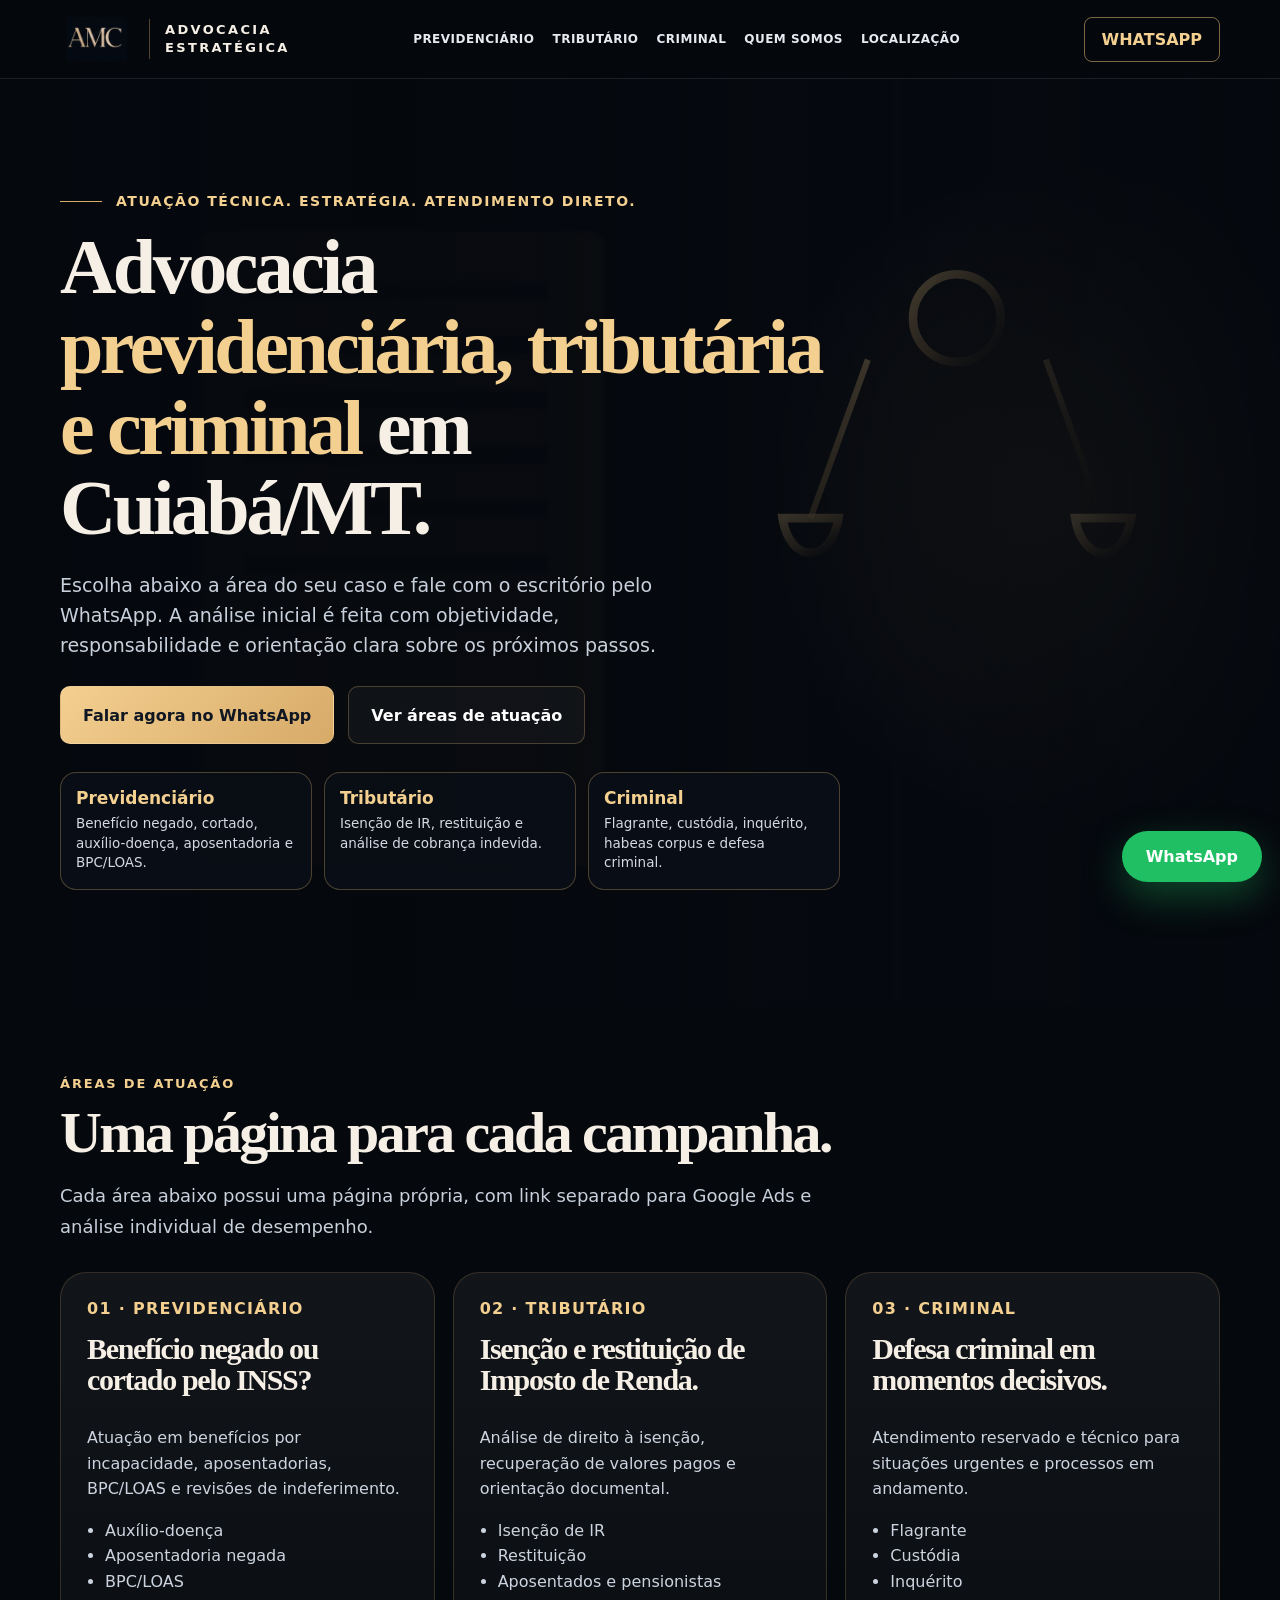
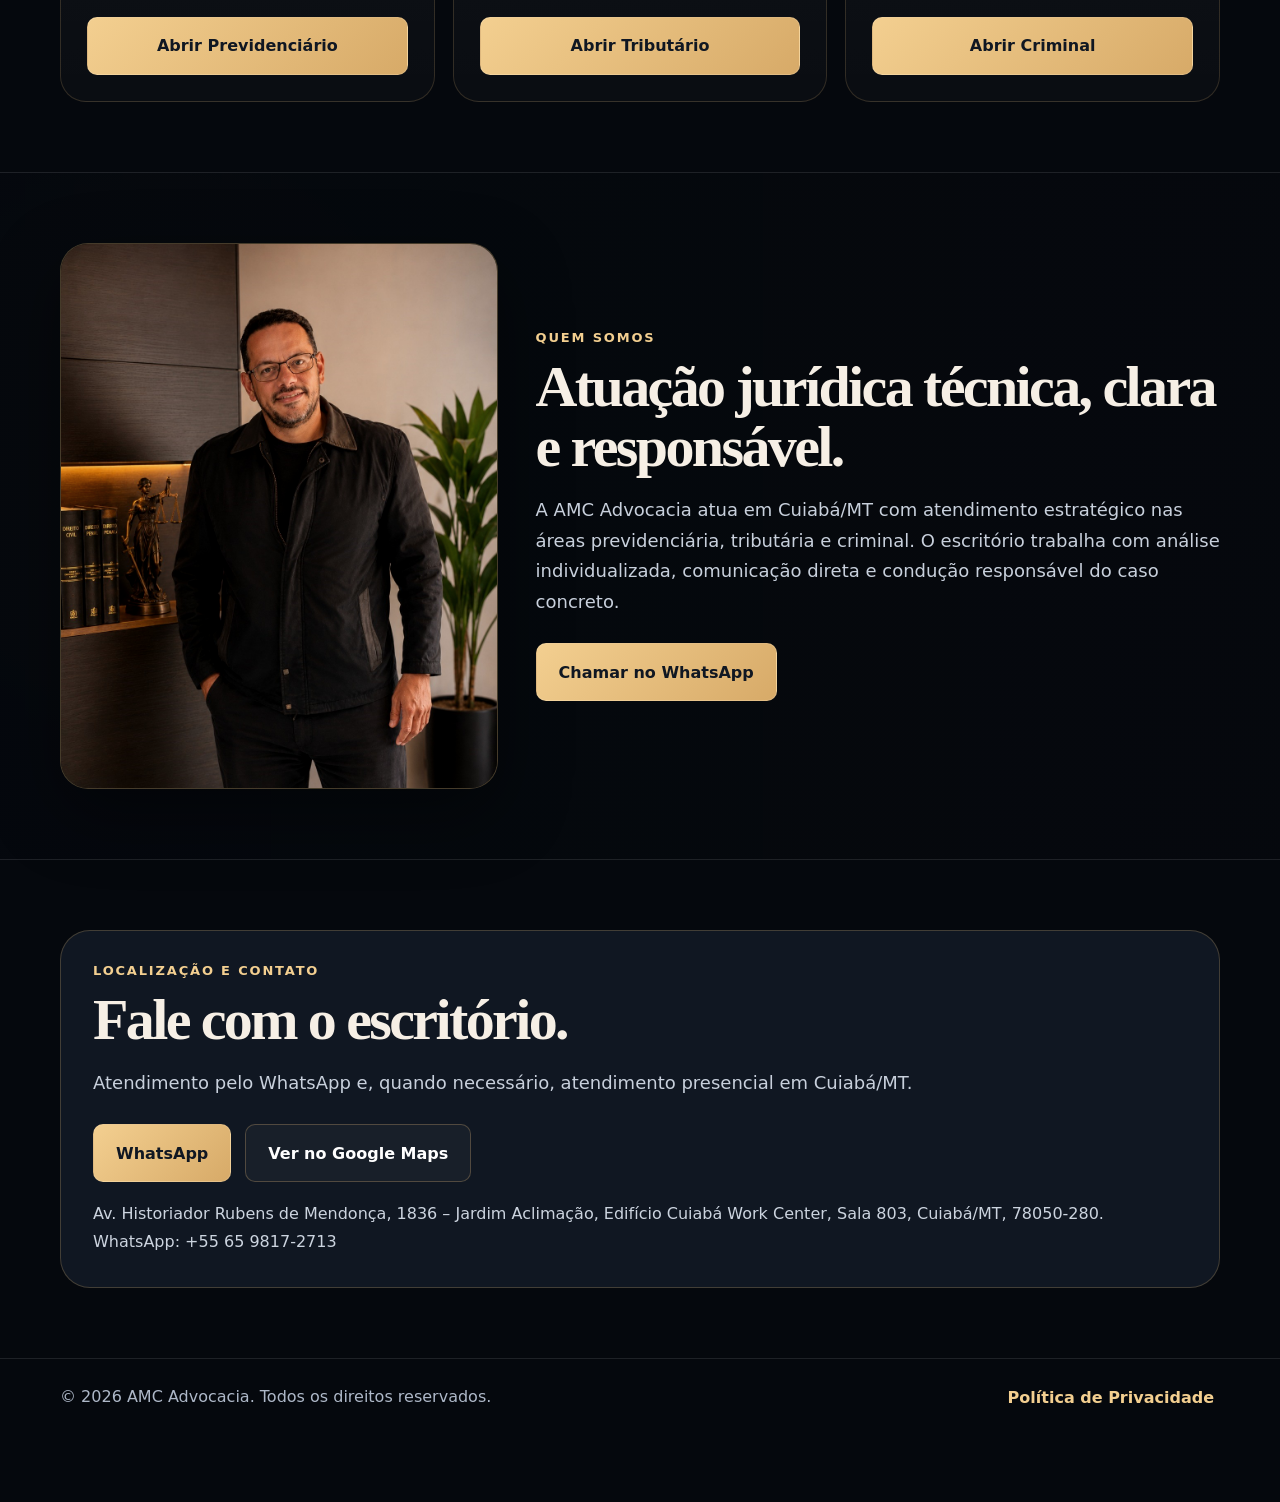
<file: index.html>
<!DOCTYPE html>
<html lang="pt-BR">
<head>
<meta charset="UTF-8">
<meta name="viewport" content="width=device-width, initial-scale=1.0">
<title>AMC Advocacia | Cuiabá/MT</title>
<meta name="description" content="AMC Advocacia em Cuiabá/MT. Atendimento jurídico nas áreas previdenciária, tributária e criminal.">
<link rel="stylesheet" href="style.css">
 <link rel="stylesheet" href="style.css">

<!-- Google Tag Manager -->
<script>
(function(w,d,s,l,i){w[l]=w[l]||[];w[l].push({'gtm.start':
new Date().getTime(),event:'gtm.js'});var f=d.getElementsByTagName(s)[0],
j=d.createElement(s),dl=l!='dataLayer'?'&l='+l:'';j.async=true;j.src=
'https://www.googletagmanager.com/gtm.js?id='+i+dl;f.parentNode.insertBefore(j,f);
})(window,document,'script','dataLayer','GTM-NRM596PH');
</script>
<!-- End Google Tag Manager -->

</head>
<body>
<body>

<!-- Google Tag Manager (noscript) -->
<noscript><iframe src="https://www.googletagmanager.com/ns.html?id=GTM-NRM596PH"
height="0" width="0" style="display:none;visibility:hidden"></iframe></noscript>
<!-- End Google Tag Manager (noscript) -->  

<header class="header">
  <div class="container nav">
    <a href="index.html" class="brand">
      <img class="logo" src="amc_logo_symbol.png" alt="AMC" onerror="this.outerHTML='<div class=&quot;brand-fallback&quot;>AMC</div>'">
      <div class="divider"></div>
      <div class="brand-text">Advocacia<br>Estratégica</div>
    </a>
    <nav class="menu">
      <a href="previdenciario.html">Previdenciário</a>
      <a href="tributario.html">Tributário</a>
      <a href="criminal.html">Criminal</a>
      <a href="#quem-somos">Quem somos</a>
      <a href="#localizacao">Localização</a>
    </nav>
    <a class="header-cta" href="https://wa.me/556598172713?text=Ol%C3%A1%2C%20vim%20pelo%20site%20da%20AMC%20Advocacia%20e%20gostaria%20de%20atendimento." target="_blank" rel="noopener">WhatsApp</a>
  </div>
</header>


<main>
<section class="hero">
  <div class="container">
    <div class="hero-content">
      <div class="kicker">Atuação técnica. Estratégia. Atendimento direto.</div>
      <h1>Advocacia <span>previdenciária, tributária e criminal</span> em Cuiabá/MT.</h1>
      <p class="lead">Escolha abaixo a área do seu caso e fale com o escritório pelo WhatsApp. A análise inicial é feita com objetividade, responsabilidade e orientação clara sobre os próximos passos.</p>
      <div class="actions">
        <a class="btn primary" href="https://wa.me/556598172713?text=Ol%C3%A1%2C%20vim%20pelo%20site%20da%20AMC%20Advocacia%20e%20preciso%20de%20orienta%C3%A7%C3%A3o." target="_blank">Falar agora no WhatsApp</a>
        <a class="btn dark" href="#areas">Ver áreas de atuação</a>
      </div>
      <div class="area-grid" id="areas">
        <a class="area-pill" href="previdenciario.html"><strong>Previdenciário</strong><p>Benefício negado, cortado, auxílio-doença, aposentadoria e BPC/LOAS.</p></a>
        <a class="area-pill" href="tributario.html"><strong>Tributário</strong><p>Isenção de IR, restituição e análise de cobrança indevida.</p></a>
        <a class="area-pill" href="criminal.html"><strong>Criminal</strong><p>Flagrante, custódia, inquérito, habeas corpus e defesa criminal.</p></a>
      </div>
    </div>
  </div>
</section>

<section>
  <div class="container">
    <div class="section-head">
      <div class="eyebrow">Áreas de atuação</div>
      <h2>Uma página para cada campanha.</h2>
      <p>Cada área abaixo possui uma página própria, com link separado para Google Ads e análise individual de desempenho.</p>
    </div>
    <div class="cards">
      <article class="card"><div class="tag">01 · PREVIDENCIÁRIO</div><h3>Benefício negado ou cortado pelo INSS?</h3><p>Atuação em benefícios por incapacidade, aposentadorias, BPC/LOAS e revisões de indeferimento.</p><ul><li>Auxílio-doença</li><li>Aposentadoria negada</li><li>BPC/LOAS</li></ul><a class="btn primary" href="previdenciario.html">Abrir Previdenciário</a></article>
      <article class="card"><div class="tag">02 · TRIBUTÁRIO</div><h3>Isenção e restituição de Imposto de Renda.</h3><p>Análise de direito à isenção, recuperação de valores pagos e orientação documental.</p><ul><li>Isenção de IR</li><li>Restituição</li><li>Aposentados e pensionistas</li></ul><a class="btn primary" href="tributario.html">Abrir Tributário</a></article>
      <article class="card"><div class="tag">03 · CRIMINAL</div><h3>Defesa criminal em momentos decisivos.</h3><p>Atendimento reservado e técnico para situações urgentes e processos em andamento.</p><ul><li>Flagrante</li><li>Custódia</li><li>Inquérito</li></ul><a class="btn primary" href="criminal.html">Abrir Criminal</a></article>
    </div>
  </div>
</section>

<section class="about" id="quem-somos">
  <div class="container about-grid">
    <div class="photo"><img src="dr-arthur.jpg" alt="Arthur Muller Coutinho"></div>
    <div>
      <div class="eyebrow">Quem somos</div>
      <h2>Atuação jurídica técnica, clara e responsável.</h2>
      <p class="text">A AMC Advocacia atua em Cuiabá/MT com atendimento estratégico nas áreas previdenciária, tributária e criminal. O escritório trabalha com análise individualizada, comunicação direta e condução responsável do caso concreto.</p>
      <div class="actions"><a class="btn primary" href="https://wa.me/556598172713?text=Ol%C3%A1%2C%20gostaria%20de%20falar%20com%20a%20AMC%20Advocacia." target="_blank">Chamar no WhatsApp</a></div>
    </div>
  </div>
</section>

<section id="localizacao">
  <div class="container contact-card">
    <div class="eyebrow">Localização e contato</div>
    <h2>Fale com o escritório.</h2>
    <p class="text">Atendimento pelo WhatsApp e, quando necessário, atendimento presencial em Cuiabá/MT.</p>
    <div class="actions"><a class="btn primary" href="https://wa.me/556598172713" target="_blank">WhatsApp</a><a class="btn dark" href="https://www.google.com.br/maps/place/Edif%C3%ADcio+Cuiab%C3%A1+Work+Center/@-15.5852338,-56.0798737,3a,75y,90t/data=!3m8!1e2!3m6!1sCIHM0ogKEICAgICC99WvwAE!2e10!3e12!6shttps:%2F%2Flh3.googleusercontent.com%2Fgps-cs-s%2FAPNQkAHle-TeYdeOI4YAhge5WyRn9SJJwimyl-NdZ6nG_7CyWekeCpFyuoEjC1SyOCayK3W7w1ZEYD9O0SeBA6WKSDenAIMn2xx7LyVOlEiKWH-NNnP6Kw1Q5KdL5VQm3XcKlDJZbDCj%3Dw190-h86-k-no!7i4032!8i1816!4m7!3m6!1s0x939db1af781b05ed:0xb44f75749397de11!8m2!3d-15.5850672!4d-56.0798938!10e5!16s%2Fg%2F1tj9d26c?entry=ttu&g_ep=EgoyMDI2MDUwMi4wIKXMDSoASAFQAw%3D%3D" target="_blank">Ver no Google Maps</a></div>
    <address>Av. Historiador Rubens de Mendonça, 1836 – Jardim Aclimação, Edifício Cuiabá Work Center, Sala 803, Cuiabá/MT, 78050-280.<br>WhatsApp: +55 65 9817-2713</address>
  </div>
</section>
</main>


<footer class="footer">
  <div class="container footer-row">
    <div>© <span id="year"></span> AMC Advocacia. Todos os direitos reservados.</div>
    <button class="privacy" onclick="openPrivacy()">Política de Privacidade</button>
  </div>
</footer>
<div class="float"><a href="https://wa.me/556598172713?text=Ol%C3%A1%2C%20vim%20pelo%20site%20da%20AMC%20Advocacia%20e%20gostaria%20de%20atendimento." target="_blank" rel="noopener">WhatsApp</a></div>

<div class="modal" id="privacyModal">
  <div class="modal-box">
    <div class="modal-head">
      <h2>Política de Privacidade</h2>
      <button class="close" onclick="closePrivacy()">Fechar</button>
    </div>
    <p>A AMC Advocacia respeita a privacidade dos usuários deste site. As informações enviadas por WhatsApp, telefone ou outros meios de contato são utilizadas exclusivamente para triagem inicial, comunicação com o interessado e eventual prestação de serviços jurídicos, quando houver contratação formal.</p>
    <p>O envio de mensagem não cria, por si só, relação advogado-cliente. A atuação profissional depende de análise do caso, verificação de viabilidade e formalização da contratação, quando aplicável.</p>
    <p>Os dados pessoais eventualmente encaminhados serão tratados com confidencialidade e finalidade específica, observadas as normas aplicáveis de proteção de dados.</p>
  </div>
</div>


<script>
document.getElementById("year").textContent = new Date().getFullYear();
function openPrivacy(){document.getElementById("privacyModal").classList.add("open")}
function closePrivacy(){document.getElementById("privacyModal").classList.remove("open")}
document.getElementById("privacyModal").addEventListener("click",function(e){if(e.target===this)closePrivacy()});
</script>


</body>
</html>
</file>
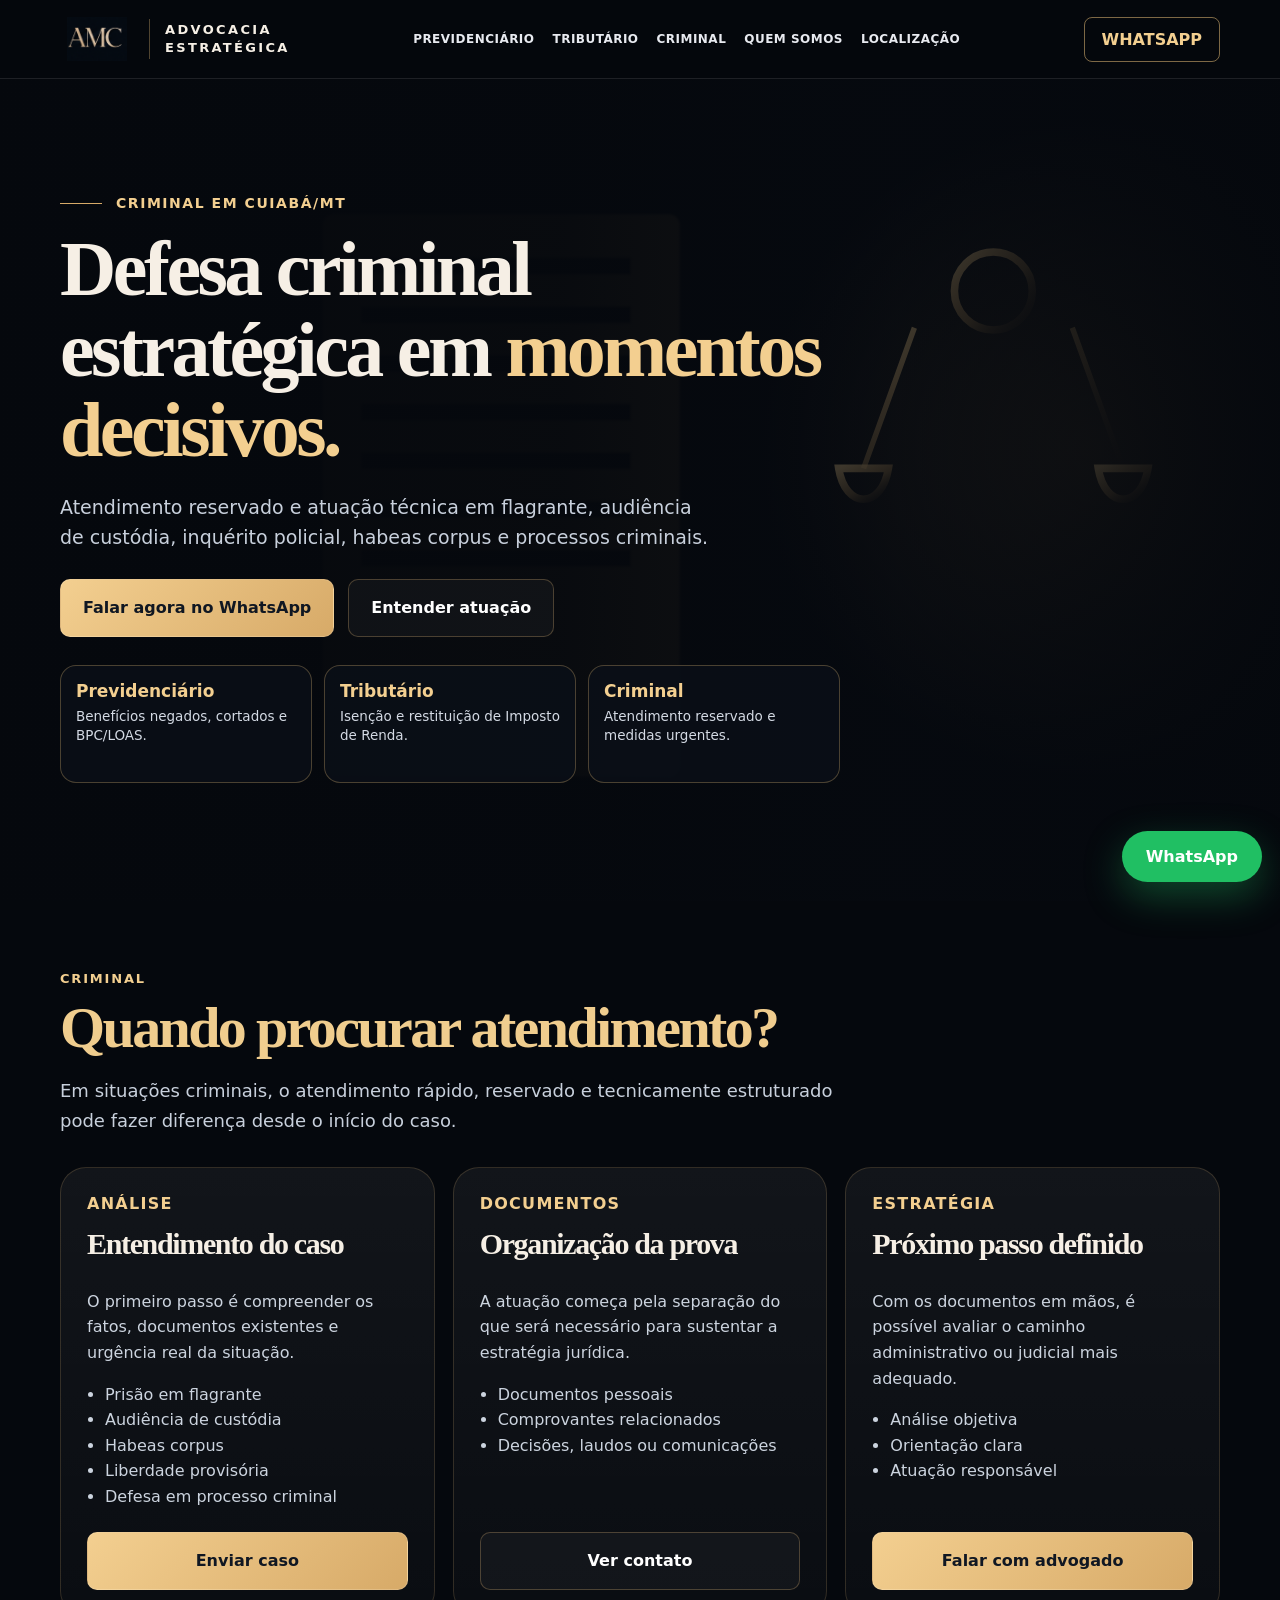
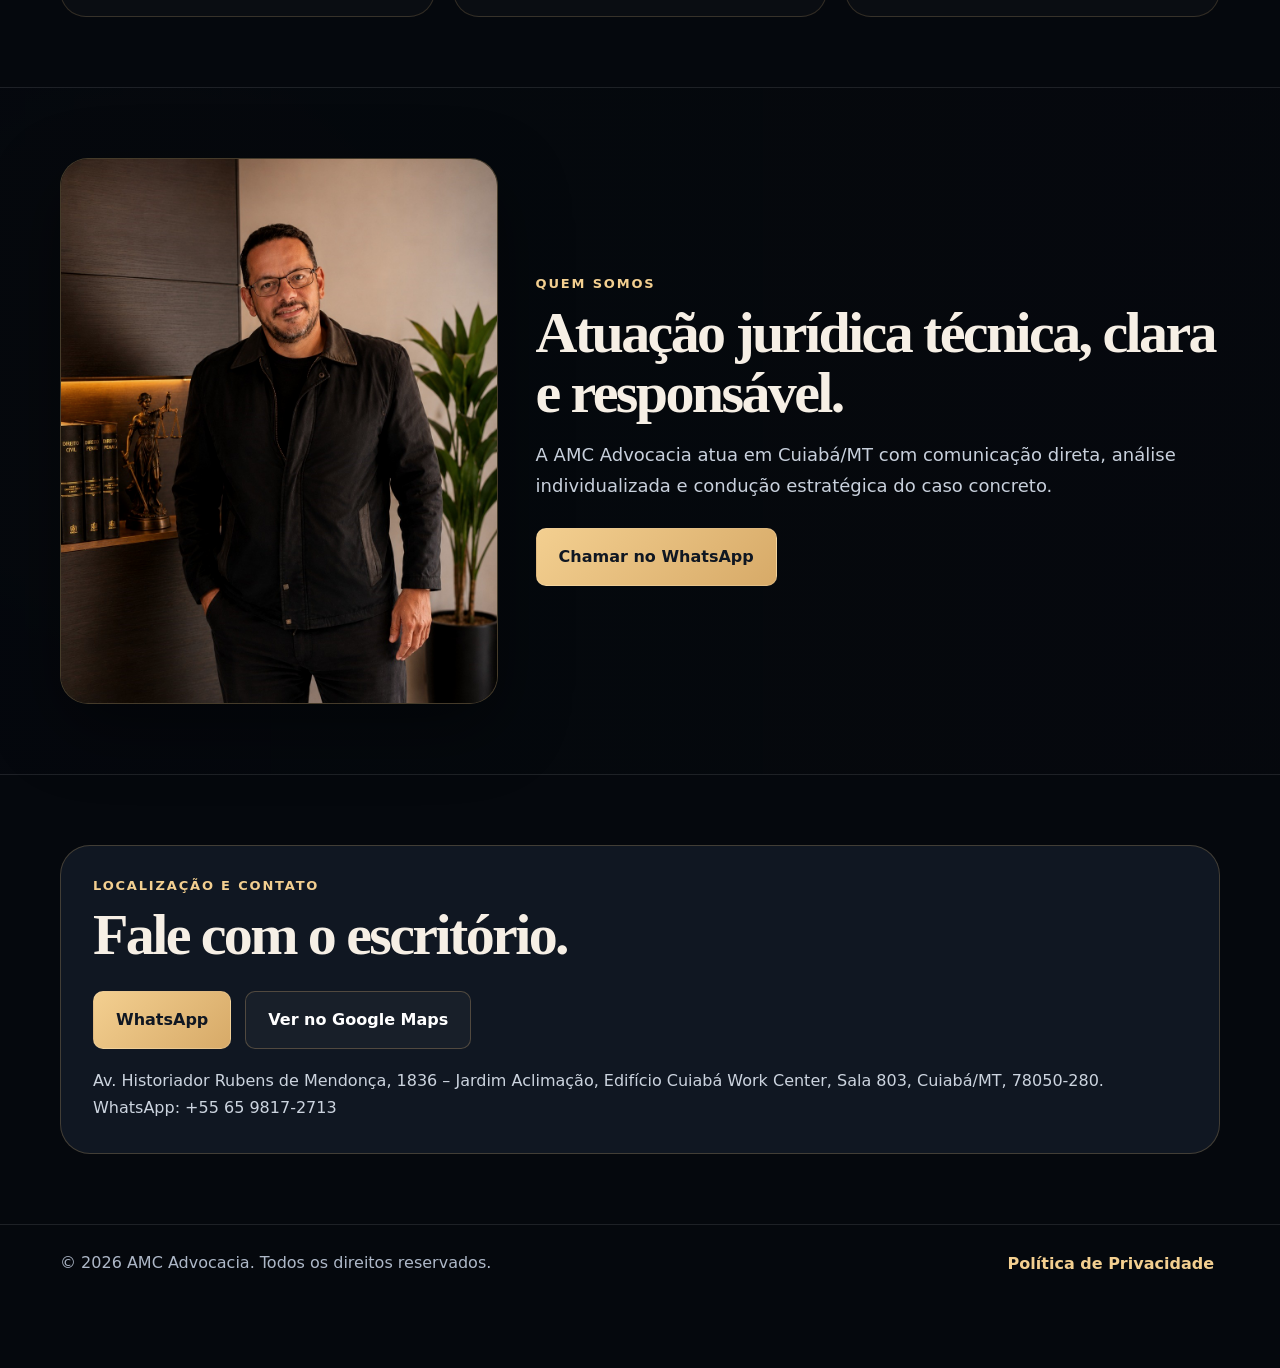
<file: criminal.html>
<!DOCTYPE html>
<html lang="pt-BR">
<head>
<meta charset="UTF-8">
<meta name="viewport" content="width=device-width, initial-scale=1.0">
<title>AMC Advocacia | Criminal</title>
<meta name="description" content="AMC Advocacia em Cuiabá/MT. Atendimento jurídico nas áreas previdenciária, tributária e criminal.">
<link rel="stylesheet" href="style.css">
  <!-- Google Tag Manager -->
<script>
(function(w,d,s,l,i){w[l]=w[l]||[];w[l].push({'gtm.start':
new Date().getTime(),event:'gtm.js'});var f=d.getElementsByTagName(s)[0],
j=d.createElement(s),dl=l!='dataLayer'?'&l='+l:'';j.async=true;j.src=
'https://www.googletagmanager.com/gtm.js?id='+i+dl;f.parentNode.insertBefore(j,f);
})(window,document,'script','dataLayer','GTM-NRM596PH');
</script>
<!-- End Google Tag Manager -->
</head>
<body>
 <!-- Google Tag Manager (noscript) -->
<noscript><iframe src="https://www.googletagmanager.com/ns.html?id=GTM-NRM596PH"
height="0" width="0" style="display:none;visibility:hidden"></iframe></noscript>
<!-- End Google Tag Manager (noscript) --> 

<header class="header">
  <div class="container nav">
    <a href="index.html" class="brand">
      <img class="logo" src="amc_logo_symbol.png" alt="AMC" onerror="this.outerHTML='<div class=&quot;brand-fallback&quot;>AMC</div>'">
      <div class="divider"></div>
      <div class="brand-text">Advocacia<br>Estratégica</div>
    </a>
    <nav class="menu">
      <a href="previdenciario.html">Previdenciário</a>
      <a href="tributario.html">Tributário</a>
      <a href="criminal.html">Criminal</a>
      <a href="#quem-somos">Quem somos</a>
      <a href="#localizacao">Localização</a>
    </nav>
    <a class="header-cta" href="https://wa.me/556598172713?text=Ol%C3%A1%2C%20vim%20pelo%20site%20da%20AMC%20Advocacia%20e%20gostaria%20de%20atendimento." target="_blank" rel="noopener">WhatsApp</a>
  </div>
</header>


<main>
<section class="hero">
  <div class="container">
    <div class="hero-content">
      <div class="kicker">CRIMINAL EM CUIABÁ/MT</div>
      <h1>Defesa criminal estratégica em <span>momentos decisivos.</span></h1>
      <p class="lead">Atendimento reservado e atuação técnica em flagrante, audiência de custódia, inquérito policial, habeas corpus e processos criminais.</p>
      <div class="actions">
        <a class="btn primary" href="https://wa.me/556598172713?text=Ol%C3%A1%2C%20preciso%20de%20atendimento%20criminal%20com%20urg%C3%AAncia.%20Vim%20pelo%20site." target="_blank">Falar agora no WhatsApp</a>
        <a class="btn dark" href="#detalhes">Entender atuação</a>
      </div>
      <div class="area-grid">
        <a class="area-pill" href="previdenciario.html"><strong>Previdenciário</strong><p>Benefícios negados, cortados e BPC/LOAS.</p></a>
        <a class="area-pill" href="tributario.html"><strong>Tributário</strong><p>Isenção e restituição de Imposto de Renda.</p></a>
        <a class="area-pill" href="criminal.html"><strong>Criminal</strong><p>Atendimento reservado e medidas urgentes.</p></a>
      </div>
    </div>
  </div>
</section>

<section id="detalhes">
  <div class="container">
    <div class="section-head">
      <div class="eyebrow">Criminal</div>
      <h2 style="color:#f0cd8e;">Quando procurar atendimento?</h2>
      <p>Em situações criminais, o atendimento rápido, reservado e tecnicamente estruturado pode fazer diferença desde o início do caso.</p>
    </div>
    <div class="cards">
      <article class="card"><div class="tag">ANÁLISE</div><h3>Entendimento do caso</h3><p>O primeiro passo é compreender os fatos, documentos existentes e urgência real da situação.</p><ul><li>Prisão em flagrante</li><li>Audiência de custódia</li><li>Habeas corpus</li><li>Liberdade provisória</li><li>Defesa em processo criminal</li></ul><a class="btn primary" href="https://wa.me/556598172713?text=Ol%C3%A1%2C%20preciso%20de%20atendimento%20criminal%20com%20urg%C3%AAncia.%20Vim%20pelo%20site." target="_blank">Enviar caso</a></article>
      <article class="card"><div class="tag">DOCUMENTOS</div><h3>Organização da prova</h3><p>A atuação começa pela separação do que será necessário para sustentar a estratégia jurídica.</p><ul><li>Documentos pessoais</li><li>Comprovantes relacionados</li><li>Decisões, laudos ou comunicações</li></ul><a class="btn dark" href="#localizacao">Ver contato</a></article>
      <article class="card"><div class="tag">ESTRATÉGIA</div><h3>Próximo passo definido</h3><p>Com os documentos em mãos, é possível avaliar o caminho administrativo ou judicial mais adequado.</p><ul><li>Análise objetiva</li><li>Orientação clara</li><li>Atuação responsável</li></ul><a class="btn primary" href="https://wa.me/556598172713?text=Ol%C3%A1%2C%20preciso%20de%20atendimento%20criminal%20com%20urg%C3%AAncia.%20Vim%20pelo%20site." target="_blank">Falar com advogado</a></article>
    </div>
  </div>
</section>

<section class="about" id="quem-somos">
  <div class="container about-grid">
    <div class="photo"><img src="dr-arthur.jpg" alt="Arthur Muller Coutinho"></div>
    <div>
      <div class="eyebrow">Quem somos</div>
      <h2>Atuação jurídica técnica, clara e responsável.</h2>
      <p class="text">A AMC Advocacia atua em Cuiabá/MT com comunicação direta, análise individualizada e condução estratégica do caso concreto.</p>
      <div class="actions"><a class="btn primary" href="https://wa.me/556598172713?text=Ol%C3%A1%2C%20preciso%20de%20atendimento%20criminal%20com%20urg%C3%AAncia.%20Vim%20pelo%20site." target="_blank">Chamar no WhatsApp</a></div>
    </div>
  </div>
</section>

<section id="localizacao">
  <div class="container contact-card">
    <div class="eyebrow">Localização e contato</div>
    <h2>Fale com o escritório.</h2>
    <div class="actions"><a class="btn primary" href="https://wa.me/556598172713?text=Ol%C3%A1%2C%20preciso%20de%20atendimento%20criminal%20com%20urg%C3%AAncia.%20Vim%20pelo%20site." target="_blank">WhatsApp</a><a class="btn dark" href="https://www.google.com.br/maps/place/Edif%C3%ADcio+Cuiab%C3%A1+Work+Center/@-15.5852338,-56.0798737,3a,75y,90t/data=!3m8!1e2!3m6!1sCIHM0ogKEICAgICC99WvwAE!2e10!3e12!6shttps:%2F%2Flh3.googleusercontent.com%2Fgps-cs-s%2FAPNQkAHle-TeYdeOI4YAhge5WyRn9SJJwimyl-NdZ6nG_7CyWekeCpFyuoEjC1SyOCayK3W7w1ZEYD9O0SeBA6WKSDenAIMn2xx7LyVOlEiKWH-NNnP6Kw1Q5KdL5VQm3XcKlDJZbDCj%3Dw190-h86-k-no!7i4032!8i1816!4m7!3m6!1s0x939db1af781b05ed:0xb44f75749397de11!8m2!3d-15.5850672!4d-56.0798938!10e5!16s%2Fg%2F1tj9d26c?entry=ttu&g_ep=EgoyMDI2MDUwMi4wIKXMDSoASAFQAw%3D%3D" target="_blank">Ver no Google Maps</a></div>
    <address>Av. Historiador Rubens de Mendonça, 1836 – Jardim Aclimação, Edifício Cuiabá Work Center, Sala 803, Cuiabá/MT, 78050-280.<br>WhatsApp: +55 65 9817-2713</address>
  </div>
</section>
</main>


<footer class="footer">
  <div class="container footer-row">
    <div>© <span id="year"></span> AMC Advocacia. Todos os direitos reservados.</div>
    <button class="privacy" onclick="openPrivacy()">Política de Privacidade</button>
  </div>
</footer>
<div class="float"><a href="https://wa.me/556598172713?text=Ol%C3%A1%2C%20vim%20pelo%20site%20da%20AMC%20Advocacia%20e%20gostaria%20de%20atendimento." target="_blank" rel="noopener">WhatsApp</a></div>

<div class="modal" id="privacyModal">
  <div class="modal-box">
    <div class="modal-head">
      <h2>Política de Privacidade</h2>
      <button class="close" onclick="closePrivacy()">Fechar</button>
    </div>
    <p>A AMC Advocacia respeita a privacidade dos usuários deste site. As informações enviadas por WhatsApp, telefone ou outros meios de contato são utilizadas exclusivamente para triagem inicial, comunicação com o interessado e eventual prestação de serviços jurídicos, quando houver contratação formal.</p>
    <p>O envio de mensagem não cria, por si só, relação advogado-cliente. A atuação profissional depende de análise do caso, verificação de viabilidade e formalização da contratação, quando aplicável.</p>
    <p>Os dados pessoais eventualmente encaminhados serão tratados com confidencialidade e finalidade específica, observadas as normas aplicáveis de proteção de dados.</p>
  </div>
</div>


<script>
document.getElementById("year").textContent = new Date().getFullYear();
function openPrivacy(){document.getElementById("privacyModal").classList.add("open")}
function closePrivacy(){document.getElementById("privacyModal").classList.remove("open")}
document.getElementById("privacyModal").addEventListener("click",function(e){if(e.target===this)closePrivacy()});
</script>


</body>
</html>
</file>
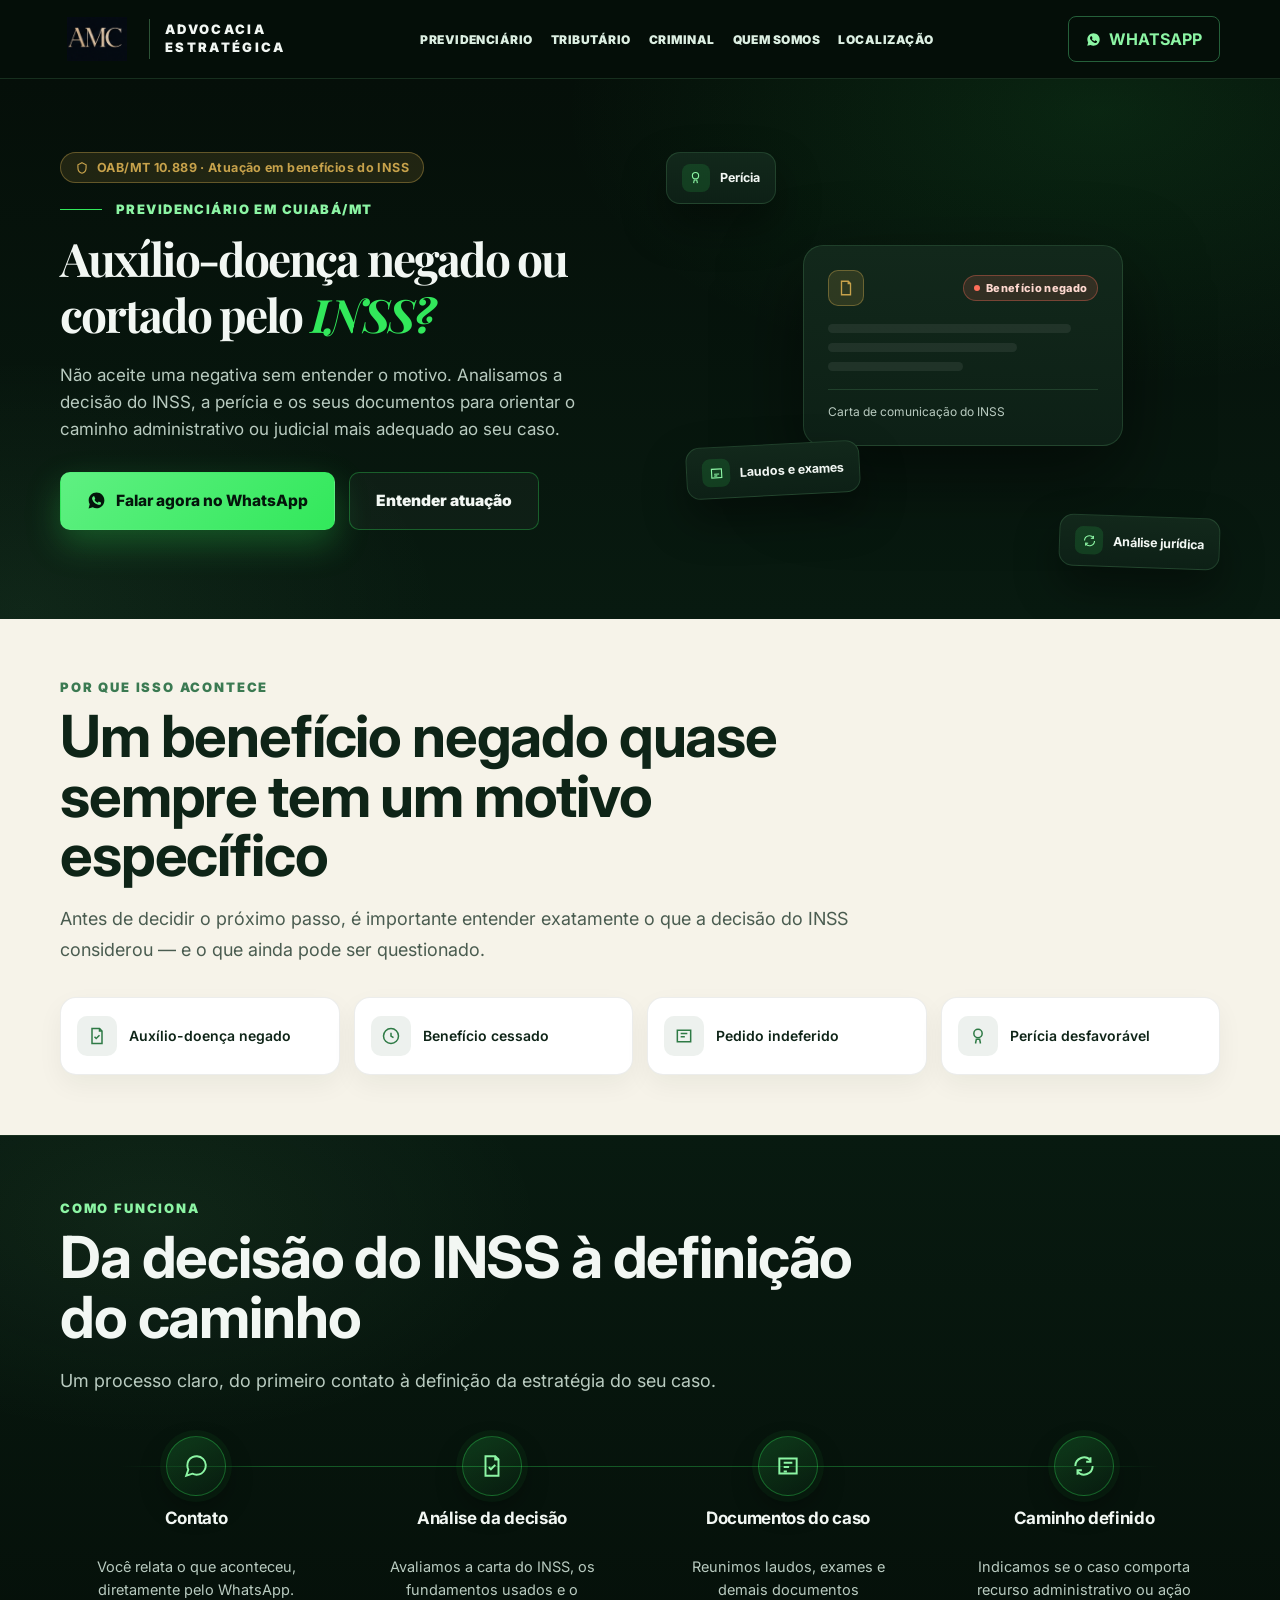
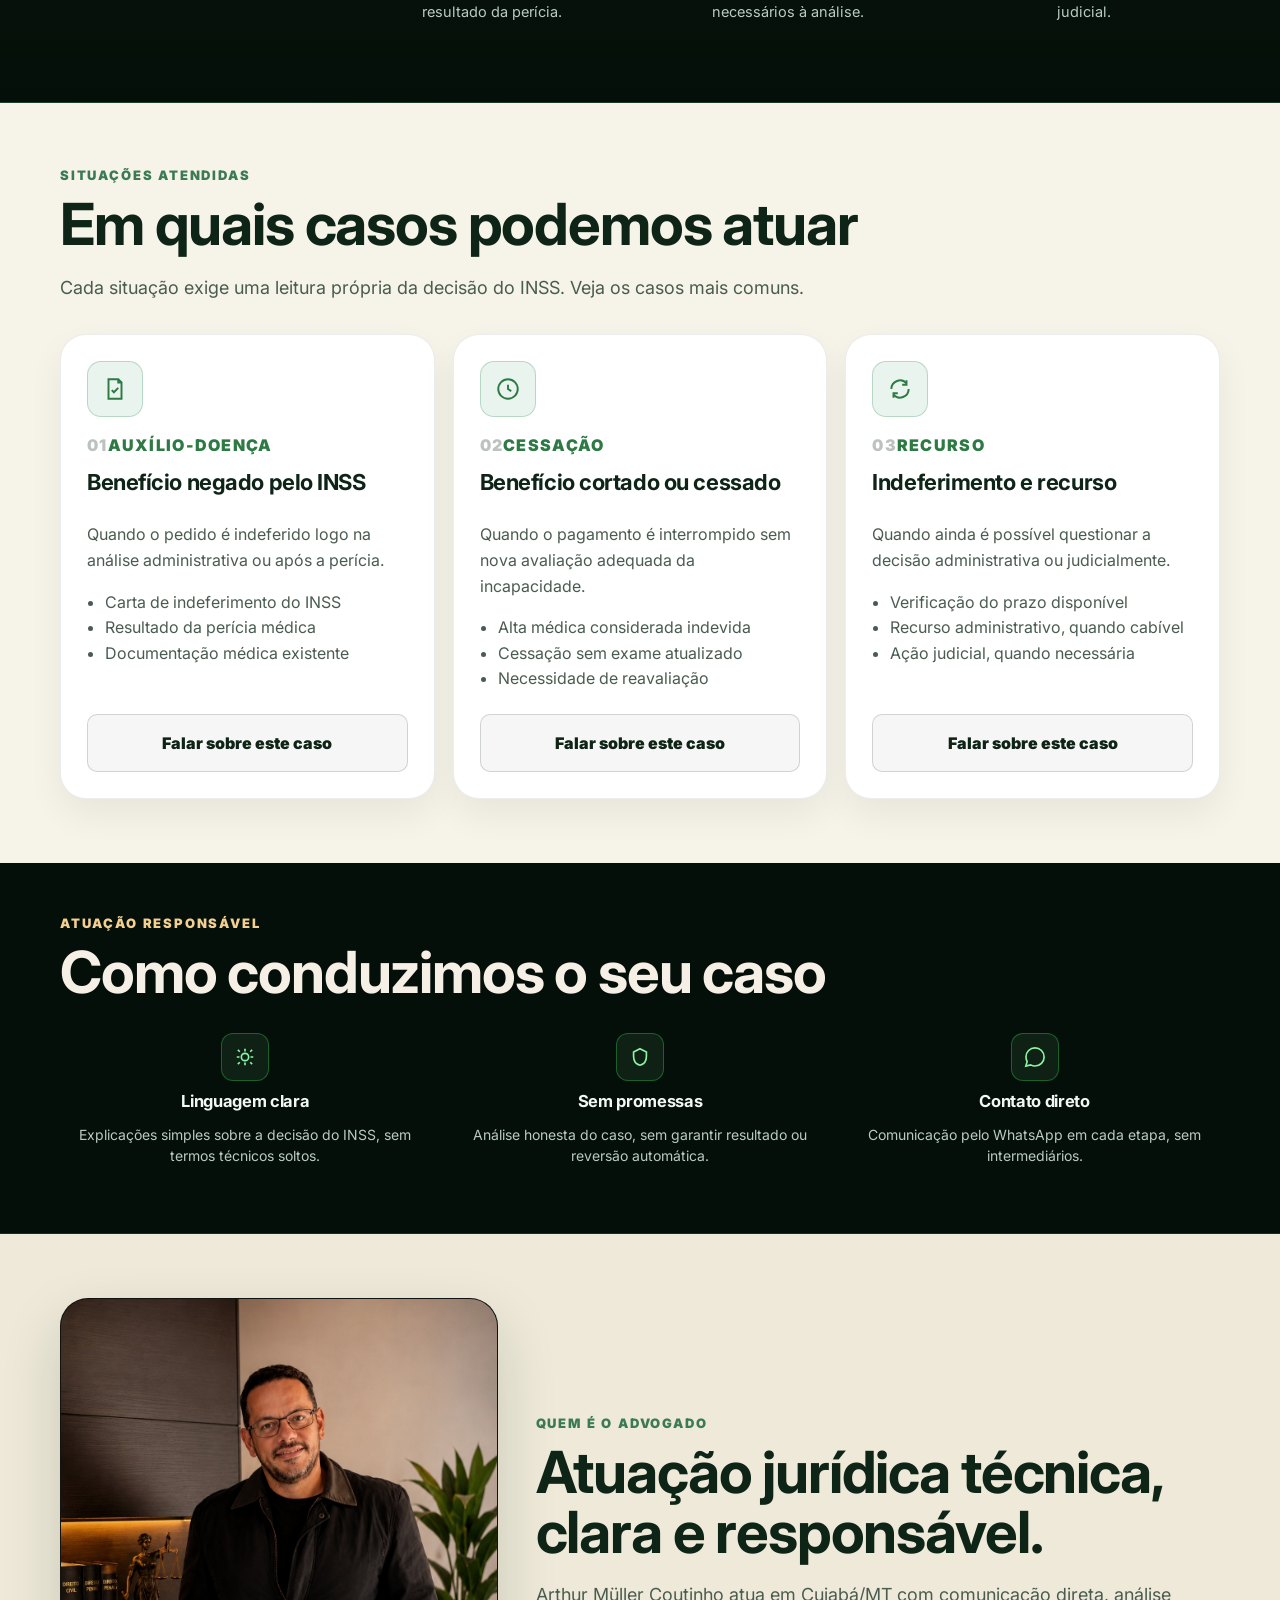
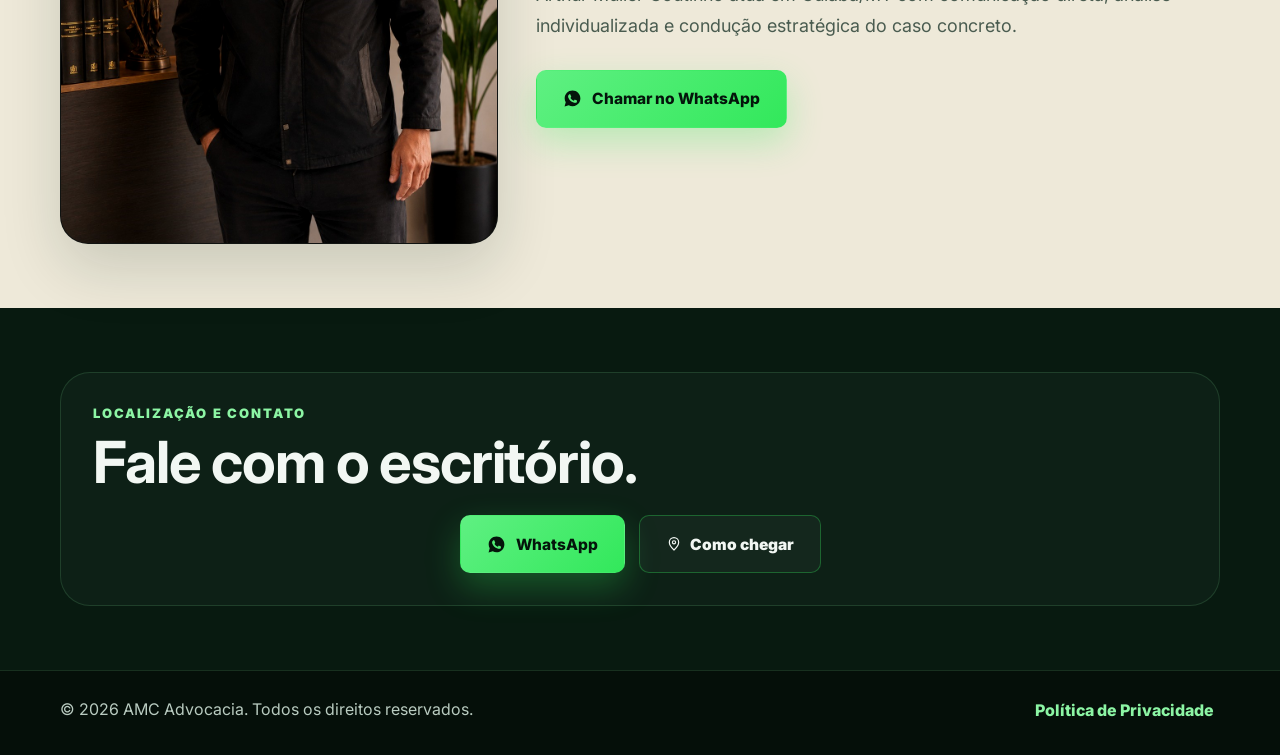
<file: previdenciario.html>
<!DOCTYPE html>
<html lang="pt-BR">
<head>
<meta charset="UTF-8">
<meta name="viewport" content="width=device-width, initial-scale=1.0">
<title>AMC Advocacia | Previdenciário — Benefício por Incapacidade</title>
<meta name="description" content="AMC Advocacia em Cuiabá/MT. Auxílio-doença e benefício por incapacidade negado, cortado ou cessado pelo INSS.">
<link rel="preconnect" href="https://fonts.googleapis.com">
<link rel="preconnect" href="https://fonts.gstatic.com" crossorigin>
<link href="https://fonts.googleapis.com/css2?family=Playfair+Display:ital,wght@0,600;0,700;1,600&family=Inter:wght@400;500;600;700;800&display=swap" rel="stylesheet">
<link rel="stylesheet" href="style.css">
<link rel="stylesheet" href="previdenciario.css">

<!-- Google Tag Manager -->
<script>
(function(w,d,s,l,i){w[l]=w[l]||[];w[l].push({'gtm.start':
new Date().getTime(),event:'gtm.js'});var f=d.getElementsByTagName(s)[0],
j=d.createElement(s),dl=l!='dataLayer'?'&l='+l:'';j.async=true;j.src=
'https://www.googletagmanager.com/gtm.js?id='+i+dl;f.parentNode.insertBefore(j,f);
})(window,document,'script','dataLayer','GTM-NRM596PH');
</script>
<!-- End Google Tag Manager -->

</head>
<body>

<!-- Google Tag Manager (noscript) -->
<noscript><iframe src="https://www.googletagmanager.com/ns.html?id=GTM-NRM596PH"
height="0" width="0" style="display:none;visibility:hidden"></iframe></noscript>
<!-- End Google Tag Manager (noscript) -->

<header class="header">
  <div class="container nav">
    <a href="index.html" class="brand">
      <img class="logo" src="amc_logo_symbol.png" alt="AMC" onerror="this.outerHTML='<div class=&quot;brand-fallback&quot;>AMC</div>'">
      <div class="divider"></div>
      <div class="brand-text">Advocacia<br>Estratégica</div>
    </a>
    <nav class="menu">
      <a href="previdenciario.html">Previdenciário</a>
      <a href="tributario.html">Tributário</a>
      <a href="criminal.html">Criminal</a>
      <a href="#quem-somos">Quem somos</a>
      <a href="#localizacao">Localização</a>
    </nav>
    <a class="header-cta" href="https://wa.me/556598172713?text=Ol%C3%A1%2C%20vim%20pelo%20site%20da%20AMC%20Advocacia%20e%20gostaria%20de%20atendimento." target="_blank" rel="noopener">
      <svg viewBox="0 0 24 24" fill="currentColor"><path d="M12.04 2C6.58 2 2.13 6.45 2.13 11.91c0 1.75.46 3.45 1.32 4.95L2 22l5.29-1.39a9.9 9.9 0 0 0 4.75 1.21h.01c5.46 0 9.9-4.45 9.9-9.91C21.96 6.45 17.5 2 12.04 2Zm5.8 14.14c-.24.68-1.4 1.3-1.93 1.38-.5.08-1.12.11-1.8-.11-.42-.13-.95-.31-1.63-.6-2.87-1.24-4.75-4.13-4.89-4.32-.14-.19-1.17-1.56-1.17-2.98 0-1.42.75-2.11 1.02-2.4.27-.29.58-.36.78-.36.19 0 .39 0 .56.01.18.01.42-.07.65.5.24.58.82 2 .89 2.15.07.15.12.32.02.51-.1.19-.15.31-.29.48-.14.17-.3.37-.43.5-.14.13-.29.28-.13.55.16.27.71 1.17 1.53 1.9 1.05.94 1.94 1.23 2.21 1.37.27.13.43.11.59-.07.16-.18.68-.79.86-1.06.18-.27.36-.22.61-.13.25.09 1.58.75 1.85.88.27.13.45.2.51.31.07.11.07.63-.17 1.3Z"/></svg>
      WhatsApp
    </a>
  </div>
</header>


<main>
<section class="hero">
  <div class="container">
    <div class="hero-content">
      <div class="trust-pill">
        <svg viewBox="0 0 24 24" fill="none" stroke="currentColor" stroke-width="2"><path d="M12 3l7 3.5v5c0 5-3 8.5-7 9.5-4-1-7-4.5-7-9.5v-5L12 3Z"/></svg>
        OAB/MT 10.889 · Atuação em benefícios do INSS
      </div>
      <div class="kicker">PREVIDENCIÁRIO EM CUIABÁ/MT</div>
      <h1>Auxílio-doença negado ou cortado pelo <span>INSS?</span></h1>
      <p class="lead">Não aceite uma negativa sem entender o motivo. Analisamos a decisão do INSS, a perícia e os seus documentos para orientar o caminho administrativo ou judicial mais adequado ao seu caso.</p>
      <div class="actions">
        <a class="btn primary" href="https://wa.me/556598172713?text=Ol%C3%A1%2C%20meu%20benef%C3%ADcio%20foi%20negado%20pelo%20INSS%20e%20gostaria%20de%20entender%20meus%20direitos.%20Vim%20pelo%20site." target="_blank" rel="noopener">
          <svg viewBox="0 0 24 24" fill="currentColor"><path d="M12.04 2C6.58 2 2.13 6.45 2.13 11.91c0 1.75.46 3.45 1.32 4.95L2 22l5.29-1.39a9.9 9.9 0 0 0 4.75 1.21h.01c5.46 0 9.9-4.45 9.9-9.91C21.96 6.45 17.5 2 12.04 2Zm5.8 14.14c-.24.68-1.4 1.3-1.93 1.38-.5.08-1.12.11-1.8-.11-.42-.13-.95-.31-1.63-.6-2.87-1.24-4.75-4.13-4.89-4.32-.14-.19-1.17-1.56-1.17-2.98 0-1.42.75-2.11 1.02-2.4.27-.29.58-.36.78-.36.19 0 .39 0 .56.01.18.01.42-.07.65.5.24.58.82 2 .89 2.15.07.15.12.32.02.51-.1.19-.15.31-.29.48-.14.17-.3.37-.43.5-.14.13-.29.28-.13.55.16.27.71 1.17 1.53 1.9 1.05.94 1.94 1.23 2.21 1.37.27.13.43.11.59-.07.16-.18.68-.79.86-1.06.18-.27.36-.22.61-.13.25.09 1.58.75 1.85.88.27.13.45.2.51.31.07.11.07.63-.17 1.3Z"/></svg>
          Falar agora no WhatsApp
        </a>
        <a class="btn dark cta-desktop-only" href="#detalhes">Entender atuação</a>
      </div>
      <p class="hero-microtexto">Atendimento reservado · Análise individual do caso</p>
    </div>
    <div class="hero-visual">
      <div class="hv-painel">
        <div class="hv-topo">
          <div class="hv-selo"><svg viewBox="0 0 24 24" fill="none" stroke="currentColor" stroke-width="1.8"><path d="M6 3h9l3 3v15H6V3Z"/><path d="M15 3v3h3"/></svg></div>
          <span class="hv-status"><span class="bolinha"></span>Benefício negado</span>
        </div>
        <div class="hv-linha w90"></div>
        <div class="hv-linha w70"></div>
        <div class="hv-linha w50"></div>
        <div class="hv-rodape">Carta de comunicação do INSS</div>
      </div>
      <div class="hv-flutuante hv-f1">
        <span class="ic"><svg viewBox="0 0 24 24" fill="none" stroke="currentColor" stroke-width="1.8"><circle cx="12" cy="9" r="5"/><path d="M9 21l1-5h4l1 5"/></svg></span>
        Perícia
      </div>
      <div class="hv-flutuante hv-f2">
        <span class="ic"><svg viewBox="0 0 24 24" fill="none" stroke="currentColor" stroke-width="1.8"><path d="M4 5h16v14H4z"/><path d="M8 13h8M8 16h5"/></svg></span>
        Laudos e exames
      </div>
      <div class="hv-flutuante hv-f3">
        <span class="ic"><svg viewBox="0 0 24 24" fill="none" stroke="currentColor" stroke-width="1.8"><path d="M4 12a8 8 0 0 1 14-5.2M20 12a8 8 0 0 1-14 5.2"/><path d="M18 4v4h-4M6 20v-4h4"/></svg></span>
        Análise jurídica
      </div>
    </div>
  </div>
</section>

<section class="problema" id="problema">
  <div class="container">
    <div class="section-head">
      <div class="eyebrow">Por que isso acontece</div>
      <h2>Um benefício negado quase sempre tem um motivo específico</h2>
      <p>Antes de decidir o próximo passo, é importante entender exatamente o que a decisão do INSS considerou — e o que ainda pode ser questionado.</p>
    </div>
    <div class="problema-grid">
      <div class="problema-item">
        <span class="ic"><svg viewBox="0 0 24 24" fill="none" stroke="currentColor" stroke-width="1.8"><path d="M6 3h9l3 3v15H6V3Z"/><path d="M15 3v3h3"/><path d="M9 13l2 2 4-4"/></svg></span>
        <span>Auxílio-doença negado</span>
      </div>
      <div class="problema-item">
        <span class="ic"><svg viewBox="0 0 24 24" fill="none" stroke="currentColor" stroke-width="1.8"><circle cx="12" cy="12" r="9"/><path d="M12 8v4l3 2"/></svg></span>
        <span>Benefício cessado</span>
      </div>
      <div class="problema-item">
        <span class="ic"><svg viewBox="0 0 24 24" fill="none" stroke="currentColor" stroke-width="1.8"><path d="M4 5h16v14H4z"/><path d="M8 9h8M8 13h5"/></svg></span>
        <span>Pedido indeferido</span>
      </div>
      <div class="problema-item">
        <span class="ic"><svg viewBox="0 0 24 24" fill="none" stroke="currentColor" stroke-width="1.8"><circle cx="12" cy="9" r="5"/><path d="M9 21l1-5h4l1 5"/></svg></span>
        <span>Perícia desfavorável</span>
      </div>
    </div>
  </div>
</section>

<section class="percurso">
  <div class="container">
    <div class="section-head">
      <div class="eyebrow">Como funciona</div>
      <h2>Da decisão do INSS à definição do caminho</h2>
      <p>Um processo claro, do primeiro contato à definição da estratégia do seu caso.</p>
    </div>
    <div class="percurso-linha">
      <div class="etapa">
        <div class="no"><svg viewBox="0 0 24 24" fill="none" stroke="currentColor" stroke-width="1.8"><path d="M21 11.5a8.38 8.38 0 0 1-.9 3.8 8.5 8.5 0 0 1-7.6 4.7 8.38 8.38 0 0 1-3.8-.9L3 21l1.9-5.7a8.38 8.38 0 0 1-.9-3.8 8.5 8.5 0 0 1 4.7-7.6 8.38 8.38 0 0 1 3.8-.9h.5a8.48 8.48 0 0 1 8 8v.5Z"/></svg></div>
        <h3>Contato</h3>
        <p>Você relata o que aconteceu, diretamente pelo WhatsApp.</p>
      </div>
      <div class="etapa">
        <div class="no"><svg viewBox="0 0 24 24" fill="none" stroke="currentColor" stroke-width="1.8"><path d="M6 3h9l3 3v15H6V3Z"/><path d="M15 3v3h3"/><path d="M9 13l2 2 4-4"/></svg></div>
        <h3>Análise da decisão</h3>
        <p>Avaliamos a carta do INSS, os fundamentos usados e o resultado da perícia.</p>
      </div>
      <div class="etapa">
        <div class="no"><svg viewBox="0 0 24 24" fill="none" stroke="currentColor" stroke-width="1.8"><path d="M4 5h16v14H4z"/><path d="M8 9h8M8 13h5M8 17h3"/></svg></div>
        <h3>Documentos do caso</h3>
        <p>Reunimos laudos, exames e demais documentos necessários à análise.</p>
      </div>
      <div class="etapa">
        <div class="no"><svg viewBox="0 0 24 24" fill="none" stroke="currentColor" stroke-width="1.8"><path d="M4 12a8 8 0 0 1 14-5.2M20 12a8 8 0 0 1-14 5.2"/><path d="M18 4v4h-4M6 20v-4h4"/></svg></div>
        <h3>Caminho definido</h3>
        <p>Indicamos se o caso comporta recurso administrativo ou ação judicial.</p>
      </div>
    </div>
  </div>
</section>

<section id="detalhes">
  <div class="container">
    <div class="section-head">
      <div class="eyebrow">Situações atendidas</div>
      <h2>Em quais casos podemos atuar</h2>
      <p>Cada situação exige uma leitura própria da decisão do INSS. Veja os casos mais comuns.</p>
    </div>
    <div class="cards">
      <article class="card">
        <div class="icone-card"><svg viewBox="0 0 24 24" fill="none" stroke="currentColor" stroke-width="1.8"><path d="M6 3h9l3 3v15H6V3Z"/><path d="M15 3v3h3"/><path d="M9 13l2 2 4-4"/></svg></div>
        <div class="tag"><span class="num">01</span>AUXÍLIO-DOENÇA</div>
        <h3>Benefício negado pelo INSS</h3>
        <p>Quando o pedido é indeferido logo na análise administrativa ou após a perícia.</p>
        <ul>
          <li>Carta de indeferimento do INSS</li>
          <li>Resultado da perícia médica</li>
          <li>Documentação médica existente</li>
        </ul>
        <a class="btn dark" href="https://wa.me/556598172713?text=Ol%C3%A1%2C%20meu%20aux%C3%ADlio-doen%C3%A7a%20foi%20negado%20pelo%20INSS%20e%20gostaria%20de%20entender%20meus%20direitos.%20Vim%20pelo%20site." target="_blank" rel="noopener">Falar sobre este caso</a>
      </article>
      <article class="card">
        <div class="icone-card"><svg viewBox="0 0 24 24" fill="none" stroke="currentColor" stroke-width="1.8"><circle cx="12" cy="12" r="9"/><path d="M12 8v4l3 2"/></svg></div>
        <div class="tag"><span class="num">02</span>CESSAÇÃO</div>
        <h3>Benefício cortado ou cessado</h3>
        <p>Quando o pagamento é interrompido sem nova avaliação adequada da incapacidade.</p>
        <ul>
          <li>Alta médica considerada indevida</li>
          <li>Cessação sem exame atualizado</li>
          <li>Necessidade de reavaliação</li>
        </ul>
        <a class="btn dark" href="https://wa.me/556598172713?text=Ol%C3%A1%2C%20meu%20benef%C3%ADcio%20foi%20cessado%20pelo%20INSS%20e%20gostaria%20de%20entender%20meus%20direitos.%20Vim%20pelo%20site." target="_blank" rel="noopener">Falar sobre este caso</a>
      </article>
      <article class="card">
        <div class="icone-card"><svg viewBox="0 0 24 24" fill="none" stroke="currentColor" stroke-width="1.8"><path d="M4 12a8 8 0 0 1 14-5.2M20 12a8 8 0 0 1-14 5.2"/><path d="M18 4v4h-4M6 20v-4h4"/></svg></div>
        <div class="tag"><span class="num">03</span>RECURSO</div>
        <h3>Indeferimento e recurso</h3>
        <p>Quando ainda é possível questionar a decisão administrativa ou judicialmente.</p>
        <ul>
          <li>Verificação do prazo disponível</li>
          <li>Recurso administrativo, quando cabível</li>
          <li>Ação judicial, quando necessária</li>
        </ul>
        <a class="btn dark" href="https://wa.me/556598172713?text=Ol%C3%A1%2C%20tive%20meu%20pedido%20indeferido%20pelo%20INSS%20e%20gostaria%20de%20saber%20sobre%20recurso.%20Vim%20pelo%20site." target="_blank" rel="noopener">Falar sobre este caso</a>
      </article>
    </div>
  </div>
</section>

<section class="responsavel">
  <div class="container">
    <div class="section-head">
      <div class="eyebrow">Atuação responsável</div>
      <h2>Como conduzimos o seu caso</h2>
    </div>
    <div class="valores">
      <div class="valor">
        <div class="ic"><svg viewBox="0 0 24 24" fill="none" stroke="currentColor" stroke-width="1.8"><path d="M12 3v3M12 18v3M4.2 4.2l2.1 2.1M17.7 17.7l2.1 2.1M3 12h3M18 12h3M4.2 19.8l2.1-2.1M17.7 6.3l2.1-2.1"/><circle cx="12" cy="12" r="4"/></svg></div>
        <h3>Linguagem clara</h3>
        <p>Explicações simples sobre a decisão do INSS, sem termos técnicos soltos.</p>
      </div>
      <div class="valor">
        <div class="ic"><svg viewBox="0 0 24 24" fill="none" stroke="currentColor" stroke-width="1.8"><path d="M12 3l7 3.5v5c0 5-3 8.5-7 9.5-4-1-7-4.5-7-9.5v-5L12 3Z"/></svg></div>
        <h3>Sem promessas</h3>
        <p>Análise honesta do caso, sem garantir resultado ou reversão automática.</p>
      </div>
      <div class="valor">
        <div class="ic"><svg viewBox="0 0 24 24" fill="none" stroke="currentColor" stroke-width="1.8"><path d="M12.04 2C6.58 2 2.13 6.45 2.13 11.91c0 1.75.46 3.45 1.32 4.95L2 22l5.29-1.39a9.9 9.9 0 0 0 4.75 1.21h.01c5.46 0 9.9-4.45 9.9-9.91C21.96 6.45 17.5 2 12.04 2Z"/></svg></div>
        <h3>Contato direto</h3>
        <p>Comunicação pelo WhatsApp em cada etapa, sem intermediários.</p>
      </div>
    </div>
  </div>
</section>

<section class="about" id="quem-somos">
  <div class="container about-grid">
    <div class="photo"><img src="dr-arthur.jpg" alt="Arthur Muller Coutinho"></div>
    <div>
      <div class="eyebrow">Quem é o advogado</div>
      <h2>Atuação jurídica técnica, clara e responsável.</h2>
      <p class="text">Arthur Müller Coutinho atua em Cuiabá/MT com comunicação direta, análise individualizada e condução estratégica do caso concreto.</p>
      <div class="actions"><a class="btn primary" href="https://wa.me/556598172713?text=Ol%C3%A1%2C%20meu%20benef%C3%ADcio%20foi%20negado%20pelo%20INSS%20e%20gostaria%20de%20entender%20meus%20direitos.%20Vim%20pelo%20site." target="_blank" rel="noopener">
        <svg viewBox="0 0 24 24" fill="currentColor"><path d="M12.04 2C6.58 2 2.13 6.45 2.13 11.91c0 1.75.46 3.45 1.32 4.95L2 22l5.29-1.39a9.9 9.9 0 0 0 4.75 1.21h.01c5.46 0 9.9-4.45 9.9-9.91C21.96 6.45 17.5 2 12.04 2Zm5.8 14.14c-.24.68-1.4 1.3-1.93 1.38-.5.08-1.12.11-1.8-.11-.42-.13-.95-.31-1.63-.6-2.87-1.24-4.75-4.13-4.89-4.32-.14-.19-1.17-1.56-1.17-2.98 0-1.42.75-2.11 1.02-2.4.27-.29.58-.36.78-.36.19 0 .39 0 .56.01.18.01.42-.07.65.5.24.58.82 2 .89 2.15.07.15.12.32.02.51-.1.19-.15.31-.29.48-.14.17-.3.37-.43.5-.14.13-.29.28-.13.55.16.27.71 1.17 1.53 1.9 1.05.94 1.94 1.23 2.21 1.37.27.13.43.11.59-.07.16-.18.68-.79.86-1.06.18-.27.36-.22.61-.13.25.09 1.58.75 1.85.88.27.13.45.2.51.31.07.11.07.63-.17 1.3Z"/></svg>
        Chamar no WhatsApp
      </a></div>
    </div>
  </div>
</section>

<section id="localizacao">
  <div class="container contact-card">
    <div class="eyebrow">Localização e contato</div>
    <h2>Fale com o escritório.</h2>
    <div class="actions">
      <a class="btn primary" href="https://wa.me/556598172713?text=Ol%C3%A1%2C%20meu%20benef%C3%ADcio%20foi%20negado%20pelo%20INSS%20e%20gostaria%20de%20entender%20meus%20direitos.%20Vim%20pelo%20site." target="_blank" rel="noopener">
        <svg viewBox="0 0 24 24" fill="currentColor"><path d="M12.04 2C6.58 2 2.13 6.45 2.13 11.91c0 1.75.46 3.45 1.32 4.95L2 22l5.29-1.39a9.9 9.9 0 0 0 4.75 1.21h.01c5.46 0 9.9-4.45 9.9-9.91C21.96 6.45 17.5 2 12.04 2Zm5.8 14.14c-.24.68-1.4 1.3-1.93 1.38-.5.08-1.12.11-1.8-.11-.42-.13-.95-.31-1.63-.6-2.87-1.24-4.75-4.13-4.89-4.32-.14-.19-1.17-1.56-1.17-2.98 0-1.42.75-2.11 1.02-2.4.27-.29.58-.36.78-.36.19 0 .39 0 .56.01.18.01.42-.07.65.5.24.58.82 2 .89 2.15.07.15.12.32.02.51-.1.19-.15.31-.29.48-.14.17-.3.37-.43.5-.14.13-.29.28-.13.55.16.27.71 1.17 1.53 1.9 1.05.94 1.94 1.23 2.21 1.37.27.13.43.11.59-.07.16-.18.68-.79.86-1.06.18-.27.36-.22.61-.13.25.09 1.58.75 1.85.88.27.13.45.2.51.31.07.11.07.63-.17 1.3Z"/></svg>
        WhatsApp
      </a>
      <a class="btn dark" href="https://www.google.com.br/maps/place/Edif%C3%ADcio+Cuiab%C3%A1+Work+Center/@-15.5852338,-56.0798737,3a,75y,90t/data=!3m8!1e2!3m6!1sCIHM0ogKEICAgICC99WvwAE!2e10!3e12!6shttps:%2F%2Flh3.googleusercontent.com%2Fgps-cs-s%2FAPNQkAHle-TeYdeOI4YAhge5WyRn9SJJwimyl-NdZ6nG_7CyWekeCpFyuoEjC1SyOCayK3W7w1ZEYD9O0SeBA6WKSDenAIMn2xx7LyVOlEiKWH-NNnP6Kw1Q5KdL5VQm3XcKlDJZbDCj%3Dw190-h86-k-no!7i4032!8i1816!4m7!3m6!1s0x939db1af781b05ed:0xb44f75749397de11!8m2!3d-15.5850672!4d-56.0798938!10e5!16s%2Fg%2F1tj9d26c?entry=ttu&g_ep=EgoyMDI2MDUwMi4wIKXMDSoASAFQAw%3D%3D" target="_blank" rel="noopener">
        <svg viewBox="0 0 24 24" fill="none" stroke="currentColor" stroke-width="1.8"><path d="M12 21s7-6.1 7-11.5A7 7 0 0 0 5 9.5C5 14.9 12 21 12 21Z"/><circle cx="12" cy="9.5" r="2.4"/></svg>
        Como chegar
      </a>
    </div>
  </div>
</section>
</main>


<footer class="footer">
  <div class="container footer-row">
    <div>© <span id="year"></span> AMC Advocacia. Todos os direitos reservados.</div>
    <button class="privacy" onclick="openPrivacy()">Política de Privacidade</button>
  </div>
</footer>

<div class="modal" id="privacyModal">
  <div class="modal-box">
    <div class="modal-head">
      <h2>Política de Privacidade</h2>
      <button class="close" onclick="closePrivacy()">Fechar</button>
    </div>
    <p>A AMC Advocacia respeita a privacidade dos usuários deste site. As informações enviadas por WhatsApp, telefone ou outros meios de contato são utilizadas exclusivamente para triagem inicial, comunicação com o interessado e eventual prestação de serviços jurídicos, quando houver contratação formal.</p>
    <p>O envio de mensagem não cria, por si só, relação advogado-cliente. A atuação profissional depende de análise do caso, verificação de viabilidade e formalização da contratação, quando aplicável.</p>
    <p>Os dados pessoais eventualmente encaminhados serão tratados com confidencialidade e finalidade específica, observadas as normas aplicáveis de proteção de dados.</p>
  </div>
</div>


<script>
document.getElementById("year").textContent = new Date().getFullYear();
function openPrivacy(){document.getElementById("privacyModal").classList.add("open")}
function closePrivacy(){document.getElementById("privacyModal").classList.remove("open")}
document.getElementById("privacyModal").addEventListener("click",function(e){if(e.target===this)closePrivacy()});
</script>


</body>
</html>
</file>
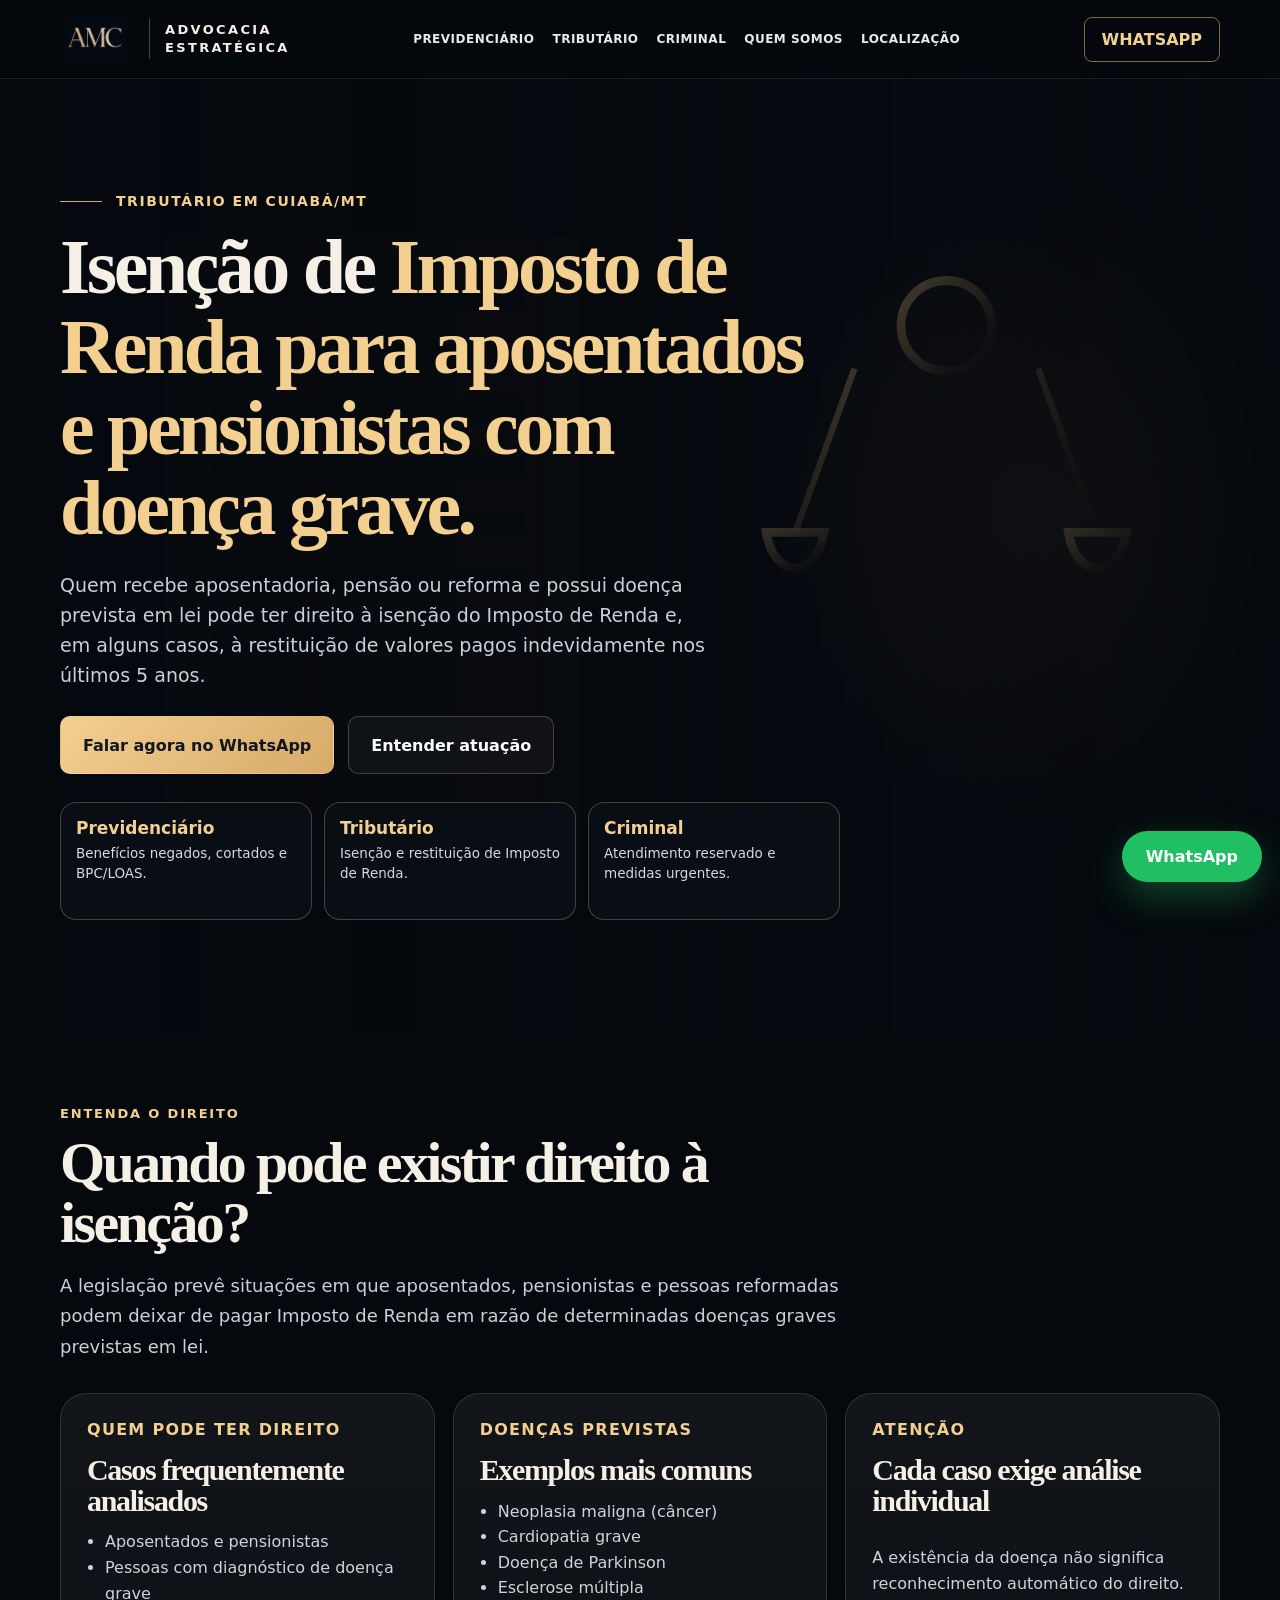
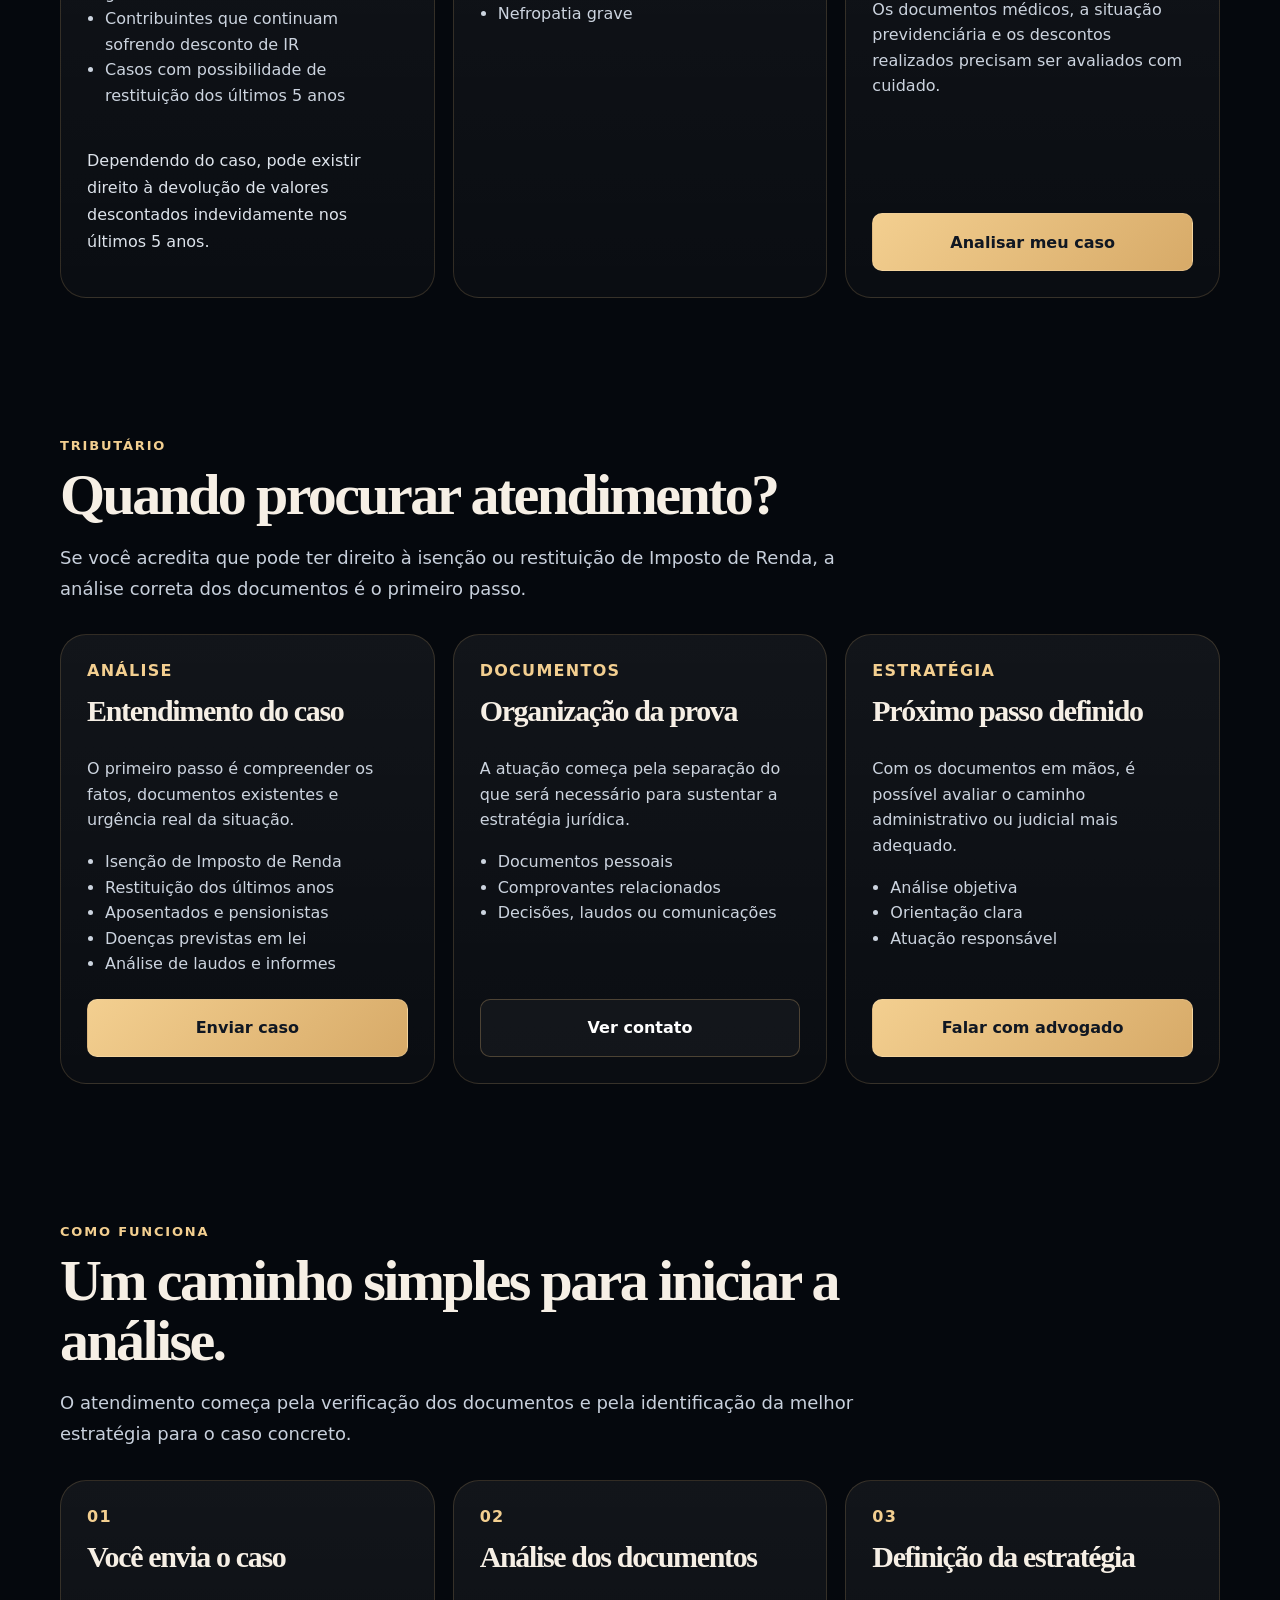
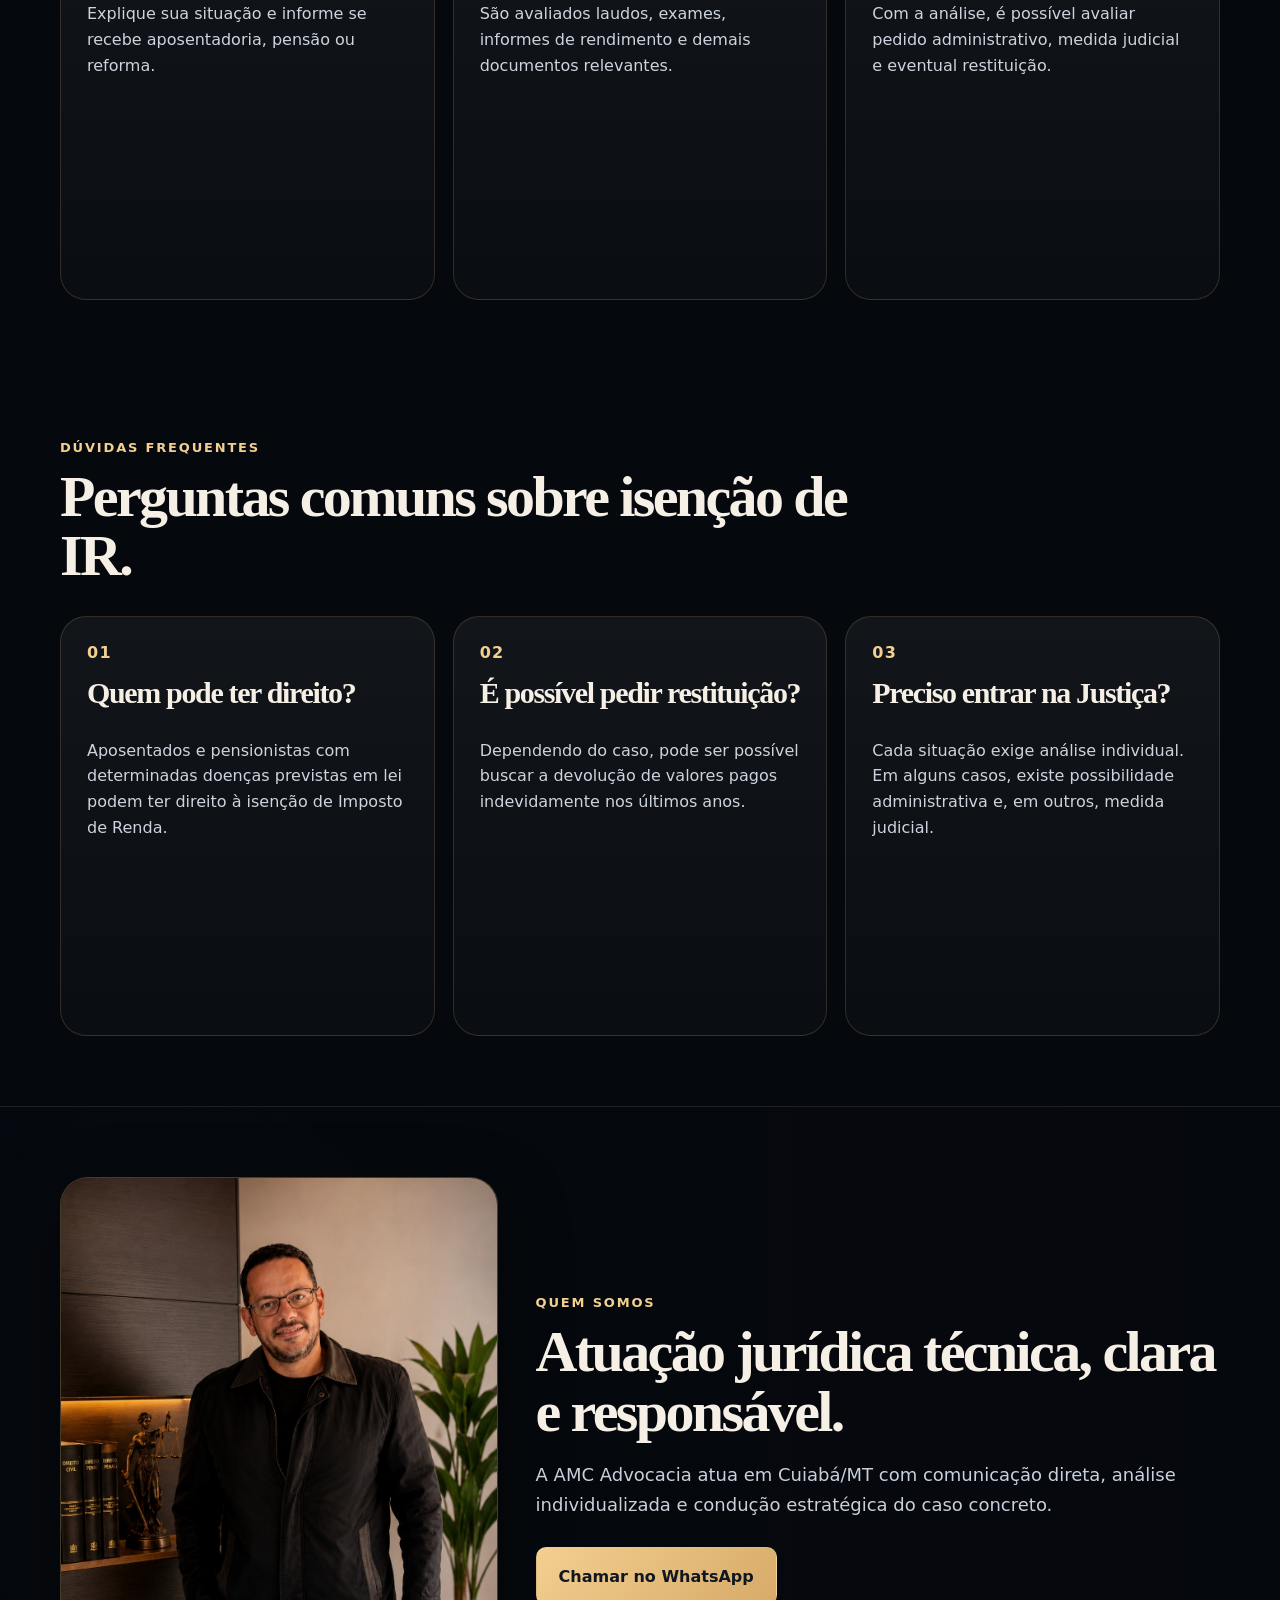
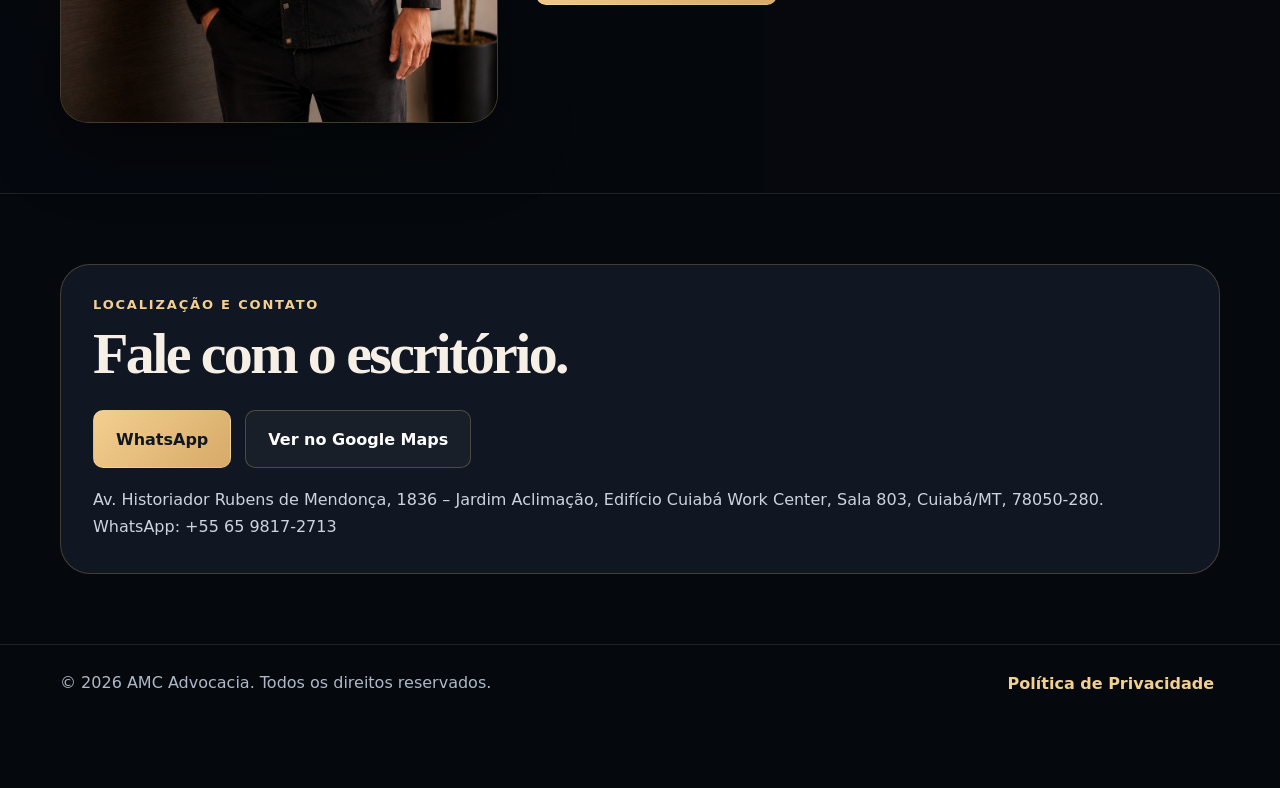
<file: tributario.html>
<!DOCTYPE html>
<html lang="pt-BR">
<head>
<meta charset="UTF-8">
<meta name="viewport" content="width=device-width, initial-scale=1.0">
<title>AMC Advocacia | Tributário</title>
<meta name="description" content="AMC Advocacia em Cuiabá/MT. Atendimento jurídico nas áreas previdenciária, tributária e criminal.">
<link rel="stylesheet" href="style.css">
  <!-- Google Tag Manager -->
<script>
(function(w,d,s,l,i){w[l]=w[l]||[];w[l].push({'gtm.start':
new Date().getTime(),event:'gtm.js'});var f=d.getElementsByTagName(s)[0],
j=d.createElement(s),dl=l!='dataLayer'?'&l='+l:'';j.async=true;j.src=
'https://www.googletagmanager.com/gtm.js?id='+i+dl;f.parentNode.insertBefore(j,f);
})(window,document,'script','dataLayer','GTM-NRM596PH');
</script>
<!-- End Google Tag Manager -->
</head>
<body>
  <!-- Google Tag Manager (noscript) -->
<noscript><iframe src="https://www.googletagmanager.com/ns.html?id=GTM-NRM596PH"
height="0" width="0" style="display:none;visibility:hidden"></iframe></noscript>
<!-- End Google Tag Manager (noscript) -->

<header class="header">
  <div class="container nav">
    <a href="index.html" class="brand">
      <img class="logo" src="amc_logo_symbol.png" alt="AMC" onerror="this.outerHTML='<div class=&quot;brand-fallback&quot;>AMC</div>'">
      <div class="divider"></div>
      <div class="brand-text">Advocacia<br>Estratégica</div>
    </a>
    <nav class="menu">
      <a href="previdenciario.html">Previdenciário</a>
      <a href="tributario.html">Tributário</a>
      <a href="criminal.html">Criminal</a>
      <a href="#quem-somos">Quem somos</a>
      <a href="#localizacao">Localização</a>
    </nav>
    <a class="header-cta" href="https://wa.me/556598172713?text=Ol%C3%A1%2C%20vim%20pelo%20site%20da%20AMC%20Advocacia%20e%20gostaria%20de%20atendimento." target="_blank" rel="noopener">WhatsApp</a>
  </div>
</header>


<main>
<section class="hero">
  <div class="container">
    <div class="hero-content">
      <div class="kicker">TRIBUTÁRIO EM CUIABÁ/MT</div>
      <h1>Isenção de <span>Imposto de Renda para aposentados e pensionistas com doença grave.</span></h1>
      <p class="lead">Quem recebe aposentadoria, pensão ou reforma e possui doença prevista em lei pode ter direito à isenção do Imposto de Renda e, em alguns casos, à restituição de valores pagos indevidamente nos últimos 5 anos.</p>
      <div class="actions">
        <a class="btn primary" href="https://wa.me/556598172713?text=Ol%C3%A1%2C%20preciso%20de%20atendimento%20tribut%C3%A1rio.%20Vim%20pelo%20site." target="_blank">Falar agora no WhatsApp</a>
        <a class="btn dark" href="#detalhes">Entender atuação</a>
      </div>
      <div class="area-grid">
        <a class="area-pill" href="previdenciario.html"><strong>Previdenciário</strong><p>Benefícios negados, cortados e BPC/LOAS.</p></a>
        <a class="area-pill" href="tributario.html"><strong>Tributário</strong><p>Isenção e restituição de Imposto de Renda.</p></a>
        <a class="area-pill" href="criminal.html"><strong>Criminal</strong><p>Atendimento reservado e medidas urgentes.</p></a>
      </div>
    </div>
  </div>
</section>


<section>
  <div class="container">
    <div class="section-head">
      <div class="eyebrow">Entenda o direito</div>
      <h2>Quando pode existir direito à isenção?</h2>
      <p>A legislação prevê situações em que aposentados, pensionistas e pessoas reformadas podem deixar de pagar Imposto de Renda em razão de determinadas doenças graves previstas em lei.</p>
    </div>

    <div class="cards">
      <article class="card">
        <div class="tag">QUEM PODE TER DIREITO</div>
        <h3>Casos frequentemente analisados</h3>
        <ul>
          <li>Aposentados e pensionistas</li>
          <li>Pessoas com diagnóstico de doença grave</li>
          <li>Contribuintes que continuam sofrendo desconto de IR</li>
          <li>Casos com possibilidade de restituição dos últimos 5 anos</li>
        </ul><p style='margin-top:16px;color:#dde3eb;line-height:1.7;font-weight:500;'>Dependendo do caso, pode existir direito à devolução de valores descontados indevidamente nos últimos 5 anos.</p>
      </article>

      <article class="card">
        <div class="tag">DOENÇAS PREVISTAS</div>
        <h3>Exemplos mais comuns</h3>
        <ul>
          <li>Neoplasia maligna (câncer)</li>
          <li>Cardiopatia grave</li>
          <li>Doença de Parkinson</li>
          <li>Esclerose múltipla</li>
          <li>Nefropatia grave</li>
        </ul>
      </article>

      <article class="card">
        <div class="tag">ATENÇÃO</div>
        <h3>Cada caso exige análise individual</h3>
        <p>A existência da doença não significa reconhecimento automático do direito. Os documentos médicos, a situação previdenciária e os descontos realizados precisam ser avaliados com cuidado.</p>
        <a class="btn primary" href="https://wa.me/556598172713?text=Ol%C3%A1%2C%20quero%20analisar%20meu%20caso%20de%20isen%C3%A7%C3%A3o%20de%20IR." target="_blank">Analisar meu caso</a>
      </article>
    </div>
  </div>
</section>

<section id="detalhes">
  <div class="container">
    <div class="section-head">
      <div class="eyebrow">Tributário</div>
      <h2>Quando procurar atendimento?</h2>
      <p>Se você acredita que pode ter direito à isenção ou restituição de Imposto de Renda, a análise correta dos documentos é o primeiro passo.</p>
    </div>
    <div class="cards">
      <article class="card"><div class="tag">ANÁLISE</div><h3>Entendimento do caso</h3><p>O primeiro passo é compreender os fatos, documentos existentes e urgência real da situação.</p><ul><li>Isenção de Imposto de Renda</li><li>Restituição dos últimos anos</li><li>Aposentados e pensionistas</li><li>Doenças previstas em lei</li><li>Análise de laudos e informes</li></ul><a class="btn primary" href="https://wa.me/556598172713?text=Ol%C3%A1%2C%20preciso%20de%20atendimento%20tribut%C3%A1rio.%20Vim%20pelo%20site." target="_blank">Enviar caso</a></article>
      <article class="card"><div class="tag">DOCUMENTOS</div><h3>Organização da prova</h3><p>A atuação começa pela separação do que será necessário para sustentar a estratégia jurídica.</p><ul><li>Documentos pessoais</li><li>Comprovantes relacionados</li><li>Decisões, laudos ou comunicações</li></ul><a class="btn dark" href="#localizacao">Ver contato</a></article>
      <article class="card"><div class="tag">ESTRATÉGIA</div><h3>Próximo passo definido</h3><p>Com os documentos em mãos, é possível avaliar o caminho administrativo ou judicial mais adequado.</p><ul><li>Análise objetiva</li><li>Orientação clara</li><li>Atuação responsável</li></ul><a class="btn primary" href="https://wa.me/556598172713?text=Ol%C3%A1%2C%20preciso%20de%20atendimento%20tribut%C3%A1rio.%20Vim%20pelo%20site." target="_blank">Falar com advogado</a></article>
    </div>
  </div>
</section>











<section id="como-funciona">
  <div class="container">
    <div class="section-head">
      <div class="eyebrow">Como funciona</div>
      <h2>Um caminho simples para iniciar a análise.</h2>
      <p>O atendimento começa pela verificação dos documentos e pela identificação da melhor estratégia para o caso concreto.</p>
    </div>

    <div class="cards">
      <article class="card">
        <div class="tag">01</div>
        <h3>Você envia o caso</h3>
        <p>Explique sua situação e informe se recebe aposentadoria, pensão ou reforma.</p>
      </article>

      <article class="card">
        <div class="tag">02</div>
        <h3>Análise dos documentos</h3>
        <p>São avaliados laudos, exames, informes de rendimento e demais documentos relevantes.</p>
      </article>

      <article class="card">
        <div class="tag">03</div>
        <h3>Definição da estratégia</h3>
        <p>Com a análise, é possível avaliar pedido administrativo, medida judicial e eventual restituição.</p>
      </article>
    </div>
  </div>
</section>

<section id="duvidas">
  <div class="container">
    <div class="section-head">
      <div class="eyebrow">Dúvidas frequentes</div>
      <h2>Perguntas comuns sobre isenção de IR.</h2>
    </div>

    <div class="cards">
      <article class="card">
        <div class="tag">01</div>
        <h3>Quem pode ter direito?</h3>
        <p>Aposentados e pensionistas com determinadas doenças previstas em lei podem ter direito à isenção de Imposto de Renda.</p>
      </article>

      <article class="card">
        <div class="tag">02</div>
        <h3>É possível pedir restituição?</h3>
        <p>Dependendo do caso, pode ser possível buscar a devolução de valores pagos indevidamente nos últimos anos.</p>
      </article>

      <article class="card">
        <div class="tag">03</div>
        <h3>Preciso entrar na Justiça?</h3>
        <p>Cada situação exige análise individual. Em alguns casos, existe possibilidade administrativa e, em outros, medida judicial.</p>
      </article>
    </div>
  </div>
</section>
<section class="about" id="quem-somos">
  <div class="container about-grid">
    <div class="photo"><img src="dr-arthur.jpg" alt="Arthur Muller Coutinho"></div>
    <div>
      <div class="eyebrow">Quem somos</div>
      <h2>Atuação jurídica técnica, clara e responsável.</h2>
      <p class="text">A AMC Advocacia atua em Cuiabá/MT com comunicação direta, análise individualizada e condução estratégica do caso concreto.</p>
      <div class="actions"><a class="btn primary" href="https://wa.me/556598172713?text=Ol%C3%A1%2C%20preciso%20de%20atendimento%20tribut%C3%A1rio.%20Vim%20pelo%20site." target="_blank">Chamar no WhatsApp</a></div>
    </div>
  </div>
</section>
<section id="localizacao">
  <div class="container contact-card">
    <div class="eyebrow">Localização e contato</div>
    <h2>Fale com o escritório.</h2>
    <div class="actions"><a class="btn primary" href="https://wa.me/556598172713?text=Ol%C3%A1%2C%20preciso%20de%20atendimento%20tribut%C3%A1rio.%20Vim%20pelo%20site." target="_blank">WhatsApp</a><a class="btn dark" href="https://www.google.com.br/maps/place/Edif%C3%ADcio+Cuiab%C3%A1+Work+Center/@-15.5852338,-56.0798737,3a,75y,90t/data=!3m8!1e2!3m6!1sCIHM0ogKEICAgICC99WvwAE!2e10!3e12!6shttps:%2F%2Flh3.googleusercontent.com%2Fgps-cs-s%2FAPNQkAHle-TeYdeOI4YAhge5WyRn9SJJwimyl-NdZ6nG_7CyWekeCpFyuoEjC1SyOCayK3W7w1ZEYD9O0SeBA6WKSDenAIMn2xx7LyVOlEiKWH-NNnP6Kw1Q5KdL5VQm3XcKlDJZbDCj%3Dw190-h86-k-no!7i4032!8i1816!4m7!3m6!1s0x939db1af781b05ed:0xb44f75749397de11!8m2!3d-15.5850672!4d-56.0798938!10e5!16s%2Fg%2F1tj9d26c?entry=ttu&g_ep=EgoyMDI2MDUwMi4wIKXMDSoASAFQAw%3D%3D" target="_blank">Ver no Google Maps</a></div>
    <address>Av. Historiador Rubens de Mendonça, 1836 – Jardim Aclimação, Edifício Cuiabá Work Center, Sala 803, Cuiabá/MT, 78050-280.<br>WhatsApp: +55 65 9817-2713</address>
  </div>
</section>
</main>


<footer class="footer">
  <div class="container footer-row">
    <div>© <span id="year"></span> AMC Advocacia. Todos os direitos reservados.</div>
    <button class="privacy" onclick="openPrivacy()">Política de Privacidade</button>
  </div>
</footer>
<div class="float"><a href="https://wa.me/556598172713?text=Ol%C3%A1%2C%20vim%20pelo%20site%20da%20AMC%20Advocacia%20e%20gostaria%20de%20atendimento." target="_blank" rel="noopener">WhatsApp</a></div>

<div class="modal" id="privacyModal">
  <div class="modal-box">
    <div class="modal-head">
      <h2>Política de Privacidade</h2>
      <button class="close" onclick="closePrivacy()">Fechar</button>
    </div>
    <p>A AMC Advocacia respeita a privacidade dos usuários deste site. As informações enviadas por WhatsApp, telefone ou outros meios de contato são utilizadas exclusivamente para triagem inicial, comunicação com o interessado e eventual prestação de serviços jurídicos, quando houver contratação formal.</p>
    <p>O envio de mensagem não cria, por si só, relação advogado-cliente. A atuação profissional depende de análise do caso, verificação de viabilidade e formalização da contratação, quando aplicável.</p>
    <p>Os dados pessoais eventualmente encaminhados serão tratados com confidencialidade e finalidade específica, observadas as normas aplicáveis de proteção de dados.</p>
  </div>
</div>


<script>
document.getElementById("year").textContent = new Date().getFullYear();
function openPrivacy(){document.getElementById("privacyModal").classList.add("open")}
function closePrivacy(){document.getElementById("privacyModal").classList.remove("open")}
document.getElementById("privacyModal").addEventListener("click",function(e){if(e.target===this)closePrivacy()});
</script>


</body>
</html>
</file>
<file: style.css>
:root {
  --bg:#05080d;
  --panel:#0b1119;
  --panel2:#111823;
  --line:rgba(224,184,118,.25);
  --line2:rgba(255,255,255,.10);
  --text:#f6efe5;
  --muted:#c8d0dc;
  --gold:#d7aa68;
  --gold2:#f3cf90;
  --green:#20bf63;
  --max:1160px;
}
*{box-sizing:border-box}
html{scroll-behavior:smooth}
body{
  margin:0;
  color:var(--text);
  background:#05080d;
  font-family:Inter, system-ui, -apple-system, BlinkMacSystemFont, "Segoe UI", sans-serif;
}
a{color:inherit;text-decoration:none}
.container{width:min(var(--max),calc(100% - 34px));margin:auto}
.header{
  position:sticky;
  top:0;
  z-index:60;
  background:rgba(5,8,13,.96);
  border-bottom:1px solid var(--line2);
  backdrop-filter:blur(14px);
}
.nav{
  min-height:78px;
  display:flex;
  align-items:center;
  justify-content:space-between;
  gap:20px;
}
.brand{display:flex;align-items:center;gap:15px;min-width:max-content}
.logo{
  width:74px;
  height:44px;
  object-fit:contain;
}
.brand-fallback{
  font-family:Georgia,"Times New Roman",serif;
  font-size:44px;
  line-height:1;
  letter-spacing:-.06em;
  color:var(--gold2);
}
.divider{width:1px;height:40px;background:rgba(224,184,118,.35)}
.brand-text{
  text-transform:uppercase;
  font-weight:900;
  letter-spacing:.18em;
  line-height:1.35;
  font-size:13px;
}
.menu{display:flex;align-items:center;gap:18px;font-size:12px;font-weight:900;text-transform:uppercase;letter-spacing:.04em;color:#e8eaf0}
.menu a:hover{color:var(--gold2)}
.header-cta{
  border:1px solid rgba(224,184,118,.55);
  color:var(--gold2);
  padding:12px 17px;
  border-radius:8px;
  font-weight:900;
  text-transform:uppercase;
  white-space:nowrap;
}
.hero{
  position:relative;
  overflow:hidden;
  min-height:calc(100svh - 78px);
  display:flex;
  align-items:center;
  background:
    linear-gradient(90deg,rgba(5,8,13,.98) 0%,rgba(5,8,13,.91) 44%,rgba(5,8,13,.64) 70%,rgba(5,8,13,.92) 100%),
    url('hero-bg.svg') right center/contain no-repeat,
    radial-gradient(circle at 85% 45%,rgba(215,170,104,.18),transparent 28%),
    #070b12;
}
.hero-content{position:relative;z-index:1;max-width:780px;padding:44px 0 46px}
.kicker{
  display:flex;
  align-items:center;
  gap:14px;
  color:var(--gold2);
  font-weight:900;
  text-transform:uppercase;
  letter-spacing:.11em;
  font-size:14px;
  margin-bottom:18px;
}
.kicker:before{content:"";width:42px;height:1px;background:var(--gold);display:block}
h1,h2,h3{font-family:Georgia,"Times New Roman",serif;margin:0;line-height:1.03;letter-spacing:-.045em}
h1{font-size:clamp(45px,6.7vw,78px);max-width:780px}
h1 span{color:var(--gold2)}
.lead{margin:22px 0 0;max-width:655px;color:var(--muted);font-size:19px;line-height:1.58}
.actions{display:flex;gap:14px;flex-wrap:wrap;margin-top:26px}
.btn{
  min-height:58px;
  padding:16px 22px;
  border-radius:10px;
  display:inline-flex;
  align-items:center;
  justify-content:center;
  gap:10px;
  font-weight:900;
  border:1px solid rgba(255,255,255,.13);
  transition:.18s ease;
}
.btn:hover{transform:translateY(-2px);filter:brightness(1.04)}
.primary{background:linear-gradient(135deg,var(--gold2),var(--gold));color:#101722}
.dark{background:rgba(255,255,255,.035);color:#fff;border-color:rgba(224,184,118,.28)}
.area-grid{
  display:grid;
  grid-template-columns:repeat(3,1fr);
  gap:12px;
  margin-top:28px;
  max-width:840px;
}
.area-pill{
  border:1px solid rgba(224,184,118,.30);
  background:rgba(10,16,24,.80);
  border-radius:16px;
  padding:15px;
  min-height:118px;
}
.area-pill strong{display:block;color:var(--gold2);font-size:17px;margin-bottom:6px}
.area-pill p{margin:0;color:#d4dae4;line-height:1.42;font-size:13.5px}
section{padding:70px 0}
.section-head{max-width:800px;margin-bottom:30px}
.eyebrow{color:var(--gold2);font-weight:900;text-transform:uppercase;letter-spacing:.14em;font-size:13px;margin-bottom:12px}
h2{font-size:clamp(34px,5vw,58px)}
.section-head p,.text{color:var(--muted);font-size:18px;line-height:1.7}
.cards{display:grid;grid-template-columns:repeat(3,1fr);gap:18px}
.card{
  border:1px solid rgba(224,184,118,.18);
  background:linear-gradient(180deg,rgba(255,255,255,.055),rgba(255,255,255,.025));
  border-radius:26px;
  padding:26px;
  min-height:420px;
  display:flex;
  flex-direction:column;
}
.card .tag{color:var(--gold2);font-weight:900;letter-spacing:.08em;margin-bottom:16px}
.card h3{font-size:30px;margin-bottom:13px}
.card p,.card li{color:#ccd4df;line-height:1.6}
.card ul{padding-left:18px;margin:0 0 22px}
.card .btn{margin-top:auto;width:100%}
.about{
  border-top:1px solid var(--line2);
  border-bottom:1px solid var(--line2);
  background:linear-gradient(90deg,rgba(5,8,13,.96),rgba(5,8,13,.86)),radial-gradient(circle at 10% 40%,rgba(215,170,104,.12),transparent 28%);
}
.about-grid{display:grid;grid-template-columns:.78fr 1.22fr;gap:38px;align-items:center}
.photo{border-radius:28px;overflow:hidden;border:1px solid rgba(224,184,118,.25);background:#111;box-shadow:0 24px 70px rgba(0,0,0,.42)}
.photo img{display:block;width:100%;aspect-ratio:4/5;object-fit:cover;object-position:center 22%;filter:brightness(.96) contrast(1.04) saturate(.94)}
.contact-card{border:1px solid rgba(224,184,118,.24);border-radius:30px;background:#101722;padding:32px}
address{font-style:normal;color:#ccd4df;line-height:1.7;margin-top:18px}
.footer{border-top:1px solid var(--line2);padding:28px 0 94px;color:#aeb8c8}
.footer-row{display:flex;justify-content:space-between;gap:18px;flex-wrap:wrap}
.privacy{border:0;background:none;color:var(--gold2);font:inherit;font-weight:800;cursor:pointer}
.float{position:fixed;right:18px;bottom:18px;z-index:80}
.float a{display:block;background:var(--green);color:#fff;border-radius:999px;padding:16px 24px;font-weight:900;box-shadow:0 14px 38px rgba(32,191,99,.34)}
.modal{display:none;position:fixed;inset:0;z-index:100;background:rgba(0,0,0,.72);padding:20px;align-items:center;justify-content:center}
.modal.open{display:flex}
.modal-box{width:min(760px,100%);max-height:86vh;overflow:auto;background:#101722;border:1px solid rgba(224,184,118,.26);border-radius:26px;padding:30px}
.modal-head{display:flex;justify-content:space-between;gap:16px;align-items:flex-start}
.modal-box p{color:#ccd4df;line-height:1.7}
.close{border:1px solid rgba(255,255,255,.18);background:rgba(255,255,255,.06);color:#fff;border-radius:999px;padding:9px 14px;cursor:pointer}

@media(max-width:980px){
  .menu{display:none}
  .header-cta{display:none}
  .cards,.about-grid{grid-template-columns:1fr}
  .hero{background:linear-gradient(180deg,rgba(5,8,13,.96),rgba(5,8,13,.87)),url('hero-bg.svg') right bottom/88% no-repeat,#070b12}
}
@media(max-width:640px){
  .container{width:calc(100% - 28px)}
  .nav{min-height:70px}
  .logo{width:62px;height:38px}
  .brand-fallback{font-size:36px}
  .divider{height:35px}
  .brand-text{font-size:11px;letter-spacing:.14em}
  .hero{min-height:auto;align-items:flex-start}
  .hero-content{padding:28px 0 34px}
  .kicker{font-size:12px;line-height:1.45;margin-bottom:15px;letter-spacing:.09em}
  .kicker:before{width:28px}
  h1{font-size:41px}
  .lead{font-size:17px;line-height:1.55;margin-top:18px}
  .actions{margin-top:22px}
  .actions .btn{width:100%}
  .area-grid{grid-template-columns:1fr;gap:10px;margin-top:22px}
  .area-pill{min-height:auto;padding:14px}
  section{padding:52px 0}
  .card{min-height:auto;padding:23px}
  .photo img{aspect-ratio:1/1.08;object-position:center 18%}
  .float{left:14px;right:14px;bottom:14px}
  .float a{text-align:center;width:100%;padding:15px 18px}
  .footer{padding-bottom:86px}
}
</file>
<file: previdenciario.css>
/* =========================================================================
   previdenciario.css — v3
   Sistema visual exclusivo da página previdenciária (auxílio-doença /
   benefício por incapacidade). Isolado: não é referenciado por index.html,
   tributario.html ou criminal.html, e não altera style.css.

   Identidade: verde muito escuro e fechado (fundo institucional), verde
   fluorescente reservado ao CTA principal de conversão, dourado usado
   apenas em detalhes institucionais (selo OAB), creme para seções claras.
   ========================================================================= */

:root{
  --pv-bg:#050F09;
  --pv-bg2:#081A10;
  --pv-surface:#0D2016;
  --pv-surface2:#12281B;
  --pv-line:rgba(140,245,164,.14);
  --pv-line-strong:rgba(50,232,91,.32);

  --pv-verde-fluor:#32E85B;   /* somente CTA principal de conversão */
  --pv-verde-fluor2:#5FF082;
  --pv-verde-claro:#8CF5A4;   /* destaques de texto, títulos de seção */
  --pv-verde-fechado:#1B4D2C; /* botões discretos / contornos */
  --pv-verde-fechado2:#25603A;

  --pv-dourado:#C7A24B;       /* uso pontual: selo OAB, pequenos detalhes */
  --pv-dourado-suave:rgba(199,162,75,.14);

  --pv-creme:#F6F3E9;
  --pv-creme2:#EEE9D9;

  --pv-texto-claro:#F2F7F3;
  --pv-texto-claro-muted:#B9CBC0;
  --pv-texto-escuro:#0E2417;
  --pv-texto-escuro-muted:#4A5C50;

  --font-serif: 'Playfair Display', Georgia, 'Times New Roman', serif;
  --font-sans: 'Inter', system-ui, -apple-system, "Segoe UI", sans-serif;
}

/* ---------- tipografia: título editorial, corpo legível ---------- */
body{ font-family:var(--font-sans); }
h1{ font-family:var(--font-serif); }
h2,h3{ font-family:var(--font-sans); letter-spacing:-.02em; }

/* ---------- cabeçalho: compacto, CTA discreto ---------- */
.header{
  background:rgba(5,15,9,.97);
  border-bottom:1px solid var(--pv-line);
}
.brand-text{ color:var(--pv-texto-claro); }
.divider{ background:rgba(140,245,164,.3); }
.menu{ color:#dcefe2; }
.menu a:hover{ color:var(--pv-verde-claro); }

/* CTA do cabeçalho: contornado, verde fechado — não compete com o CTA do hero */
.header-cta{
  background:transparent;
  border:1px solid var(--pv-verde-fechado2);
  color:var(--pv-verde-claro);
  font-weight:700;
  display:inline-flex; align-items:center; gap:8px;
  transition:background .15s ease, border-color .15s ease;
}
.header-cta:hover{ background:rgba(140,245,164,.08); border-color:var(--pv-verde-claro); }
.header-cta svg{ width:15px; height:15px; flex-shrink:0; }

/* ---------- botões ---------- */
/* Primário: verde fluorescente — reservado ao CTA de conversão */
.btn.primary{
  background:linear-gradient(135deg,var(--pv-verde-fluor2),var(--pv-verde-fluor));
  color:#04150B;
  border-color:transparent;
  font-weight:800;
  display:inline-flex; align-items:center; justify-content:center; gap:10px;
  box-shadow:0 14px 34px rgba(50,232,91,.28);
}
.btn.primary:hover{ box-shadow:0 18px 42px rgba(50,232,91,.38); }
.btn.primary svg{ width:19px; height:19px; flex-shrink:0; }

/* Secundário / discreto: contornado, sem preenchimento chamativo */
.btn.dark{
  background:rgba(255,255,255,.03);
  color:var(--pv-texto-claro);
  border:1px solid var(--pv-line-strong);
  display:inline-flex; align-items:center; justify-content:center; gap:8px;
}
.btn.dark svg{ width:16px; height:16px; flex-shrink:0; }

/* ---------- hero: primeira dobra, altura automática (sem cortes) ---------- */
.hero{
  background:
    radial-gradient(900px 460px at 86% 6%, rgba(50,232,91,.10), transparent 60%),
    radial-gradient(700px 420px at 2% 98%, rgba(140,245,164,.06), transparent 60%),
    linear-gradient(180deg,var(--pv-bg) 0%, var(--pv-bg2) 100%);
  min-height:auto;
  padding:56px 0 64px;
}
.hero .container{
  display:grid;
  grid-template-columns:1.08fr .92fr;
  align-items:center;
  gap:44px;
}
.hero-content{ max-width:600px; padding:0; }

.trust-pill{
  display:inline-flex; align-items:center; gap:8px;
  border:1px solid rgba(199,162,75,.4);
  background:var(--pv-dourado-suave);
  color:var(--pv-dourado);
  font-family:var(--font-sans);
  font-size:12.5px; font-weight:700; letter-spacing:.03em;
  padding:7px 14px; border-radius:999px; margin-bottom:18px;
}
.trust-pill svg{ width:14px; height:14px; flex-shrink:0; }

.kicker{ color:var(--pv-verde-claro); margin-bottom:14px; font-size:13px; font-family:var(--font-sans); }
.kicker:before{ background:var(--pv-verde-fluor); }

h1{
  font-size:clamp(32px,3.6vw,48px);
  line-height:1.2;
  font-weight:700;
  font-style:normal;
  color:var(--pv-texto-claro);
  max-width:600px;
}
h1 span{ color:var(--pv-verde-fluor); font-style:italic; }

.lead{
  font-family:var(--font-sans);
  font-size:17px;
  line-height:1.6;
  color:var(--pv-texto-claro-muted);
  margin:20px 0 0;
  max-width:520px;
}

.actions{
  margin-top:28px;
  display:flex;
  flex-wrap:wrap;
  gap:14px;
}
.actions .btn{ padding:16px 26px; font-size:15.5px; }

/* utilitário: microtexto de confiança do hero (mobile-only) */
.hero-microtexto{
  display:none;
  font-family:var(--font-sans);
  margin:0;
}

/* espaçamento real entre as ações e a seção seguinte */
.hero-content{ padding-bottom:8px; }

/* ---------- composição visual da direita: decisão do INSS / perícia / análise ---------- */
.hero-visual{
  position:relative;
  min-height:420px;
  display:flex;
  align-items:center;
  justify-content:center;
}
.hv-painel{
  width:100%;
  max-width:320px;
  background:linear-gradient(180deg,var(--pv-surface2),var(--pv-surface));
  border:1px solid var(--pv-line);
  border-radius:20px;
  padding:24px 24px 26px;
  box-shadow:0 30px 80px rgba(0,0,0,.5);
  position:relative;
  z-index:2;
}
.hv-painel .hv-topo{ display:flex; align-items:center; justify-content:space-between; margin-bottom:18px; }
.hv-painel .hv-selo{
  width:36px; height:36px; border-radius:10px; flex-shrink:0;
  background:rgba(199,162,75,.16);
  border:1px solid rgba(199,162,75,.4);
  display:flex; align-items:center; justify-content:center;
  color:var(--pv-dourado);
}
.hv-painel .hv-selo svg{ width:18px; height:18px; flex-shrink:0; }
.hv-status{
  display:inline-flex; align-items:center; gap:6px;
  font-family:var(--font-sans);
  font-size:11px; font-weight:800; letter-spacing:.03em;
  color:#ffd9d0; background:rgba(255,110,90,.14);
  border:1px solid rgba(255,110,90,.35);
  padding:5px 10px; border-radius:999px;
}
.hv-status .bolinha{ width:6px; height:6px; border-radius:50%; background:#ff6e5a; flex-shrink:0; }
.hv-painel .hv-linha{ height:9px; border-radius:5px; background:rgba(255,255,255,.07); margin-bottom:10px; }
.hv-painel .hv-linha.w90{ width:90%; }
.hv-painel .hv-linha.w70{ width:70%; }
.hv-painel .hv-linha.w50{ width:50%; }
.hv-painel .hv-rodape{
  margin-top:18px; padding-top:14px; border-top:1px solid var(--pv-line);
  font-family:var(--font-sans); font-size:12px; color:var(--pv-texto-claro-muted);
}

.hv-flutuante{
  position:absolute;
  display:flex; align-items:center; gap:10px;
  background:linear-gradient(180deg,var(--pv-surface2),var(--pv-surface));
  border:1px solid var(--pv-line);
  border-radius:14px;
  padding:11px 15px;
  font-family:var(--font-sans);
  font-size:12.5px; font-weight:700; color:var(--pv-texto-claro);
  box-shadow:0 20px 44px rgba(0,0,0,.4);
  z-index:3;
}
.hv-flutuante .ic{
  width:28px; height:28px; border-radius:8px; flex-shrink:0;
  background:rgba(50,232,91,.14); color:var(--pv-verde-claro);
  display:flex; align-items:center; justify-content:center;
}
.hv-flutuante .ic svg{ width:15px; height:15px; flex-shrink:0; }
.hv-f1{ top:4%; left:-8%; }
.hv-f2{ bottom:14%; left:-4%; transform:rotate(-3deg); }
.hv-f3{ bottom:-3%; right:0; transform:rotate(2deg); }

@media (max-width:1180px){ .hv-f1{ left:-2%; } }
@media (max-width:1024px){
  .hero .container{ grid-template-columns:1fr; }
  .hero-visual{ display:none; }
}

/* pills de área (Previdenciário/Tributário/Criminal) não existem mais no
   markup desta página — removidos fisicamente do HTML (não apenas ocultos). */

/* =========================================================================
   SEÇÃO 1 — "problema": abertura empática, clara (creme)
   ========================================================================= */
.problema{
  background:var(--pv-creme);
  padding:60px 0;
}
.problema .eyebrow{ color:#3B7A52; font-family:var(--font-sans); }
.problema h2{ color:var(--pv-texto-escuro); }
.problema .section-head p{ color:var(--pv-texto-escuro-muted); }
.problema-grid{
  display:grid;
  grid-template-columns:repeat(4,1fr);
  gap:14px;
  margin-top:32px;
}
.problema-item{
  background:#fff;
  border:1px solid rgba(14,36,23,.08);
  border-radius:16px;
  padding:18px 16px;
  display:flex;
  align-items:center;
  gap:12px;
  box-shadow:0 10px 26px rgba(14,36,23,.05);
}
.problema-item .ic{
  width:40px; height:40px; border-radius:10px; flex-shrink:0;
  background:rgba(27,77,44,.08);
  display:flex; align-items:center; justify-content:center;
  color:#2E7A45;
}
.problema-item .ic svg{ width:20px; height:20px; flex-shrink:0; }
.problema-item span{ font-size:14px; font-weight:600; color:var(--pv-texto-escuro); line-height:1.35; }

/* =========================================================================
   SEÇÃO 2 — "percurso": como a análise funciona (dark) — layout completo
   ========================================================================= */
.percurso{
  background:
    radial-gradient(650px 360px at 12% 15%, rgba(140,245,164,.06), transparent 60%),
    linear-gradient(180deg,var(--pv-bg2),var(--pv-bg));
  border-top:1px solid var(--pv-line);
  border-bottom:1px solid var(--pv-line);
  padding:64px 0;
}
.percurso .eyebrow{ color:var(--pv-verde-claro); font-family:var(--font-sans); }
.percurso h2{ color:var(--pv-texto-claro); }
.percurso .section-head p{ color:var(--pv-texto-claro-muted); }

.percurso-linha{
  display:grid;
  grid-template-columns:repeat(4,1fr);
  gap:24px;
  margin-top:40px;
  position:relative;
}
.percurso-linha::before{
  content:"";
  position:absolute;
  top:30px;
  left:60px; right:60px;
  height:1px;
  background:linear-gradient(90deg,transparent,var(--pv-line-strong) 15%,var(--pv-line-strong) 85%,transparent);
  z-index:0;
}
.etapa{
  position:relative;
  z-index:1;
  display:flex;
  flex-direction:column;
  align-items:center;
  text-align:center;
  gap:14px;
}
.etapa .no{
  width:60px; height:60px; border-radius:50%; flex-shrink:0;
  background:linear-gradient(150deg,rgba(50,232,91,.18),rgba(50,232,91,.04));
  border:1px solid var(--pv-line-strong);
  box-shadow:0 0 0 6px rgba(50,232,91,.05), 0 12px 26px rgba(0,0,0,.35);
  color:var(--pv-verde-claro);
  display:flex; align-items:center; justify-content:center;
}
.etapa .no svg{ width:26px; height:26px; flex-shrink:0; }
.etapa h3{ color:var(--pv-texto-claro); font-size:17px; }
.etapa p{ color:var(--pv-texto-claro-muted); font-size:14.5px; line-height:1.55; max-width:220px; }

@media (max-width:900px){
  .percurso-linha{ grid-template-columns:1fr; gap:30px; }
  .percurso-linha::before{
    top:0; bottom:0; left:30px; right:auto;
    width:1px; height:auto;
    background:linear-gradient(180deg,transparent,var(--pv-line-strong) 10%,var(--pv-line-strong) 90%,transparent);
  }
  .etapa{ flex-direction:row; text-align:left; align-items:flex-start; }
  .etapa .no{ margin-top:2px; }
  .etapa p{ max-width:none; }
}

/* =========================================================================
   SEÇÃO 3 — "situações atendidas" (antigo #detalhes): cards claros
   ========================================================================= */
#detalhes{ background:var(--pv-creme); padding:64px 0; }
#detalhes .eyebrow{ color:#3B7A52; font-family:var(--font-sans); }
#detalhes h2{ color:var(--pv-texto-escuro) !important; }
#detalhes .section-head p{ color:var(--pv-texto-escuro-muted); }

#detalhes .card{
  background:#ffffff;
  border:1px solid rgba(14,36,23,.08);
  box-shadow:0 16px 36px rgba(14,36,23,.06);
  min-height:0;
}
#detalhes .card::before{ display:none; }
#detalhes .card h3{ color:var(--pv-texto-escuro); font-size:22px; }
#detalhes .card p, #detalhes .card li{ color:var(--pv-texto-escuro-muted); }

/* correção definitiva do bug de ícone gigante: dimensão explícita e fixa */
.icone-card{
  width:56px;
  height:56px;
  border-radius:14px;
  display:flex;
  align-items:center;
  justify-content:center;
  flex-shrink:0;
  margin-bottom:18px;
  background:rgba(50,145,90,.1);
  border:1px solid rgba(50,145,90,.28);
  color:#2E7A45;
}
.icone-card svg{
  width:26px;
  height:26px;
  flex-shrink:0;
}
#detalhes .card .tag{ color:#2E7A45; font-family:var(--font-sans); }
#detalhes .card .tag .num{ color:rgba(14,36,23,.28); }
#detalhes .btn.dark{
  background:rgba(14,36,23,.04);
  color:var(--pv-texto-escuro);
  border-color:rgba(14,36,23,.16);
}

/* =========================================================================
   SEÇÃO 4 — "atuação responsável": faixa curta, escura
   ========================================================================= */
.responsavel{
  background:var(--pv-bg);
  padding:52px 0;
  border-bottom:1px solid var(--pv-line);
}
.responsavel .valores{
  display:grid;
  grid-template-columns:repeat(3,1fr);
  gap:24px;
}
.responsavel .valor{ text-align:center; }
.responsavel .valor .ic{
  width:48px; height:48px; border-radius:12px; flex-shrink:0;
  margin:0 auto 12px;
  background:rgba(140,245,164,.08);
  border:1px solid var(--pv-line-strong);
  display:flex; align-items:center; justify-content:center;
  color:var(--pv-verde-claro);
}
.responsavel .valor .ic svg{ width:22px; height:22px; flex-shrink:0; }
.responsavel .valor h3{ color:var(--pv-texto-claro); font-size:16.5px; margin-bottom:6px; }
.responsavel .valor p{ color:var(--pv-texto-claro-muted); font-size:14px; line-height:1.55; }

@media (max-width:768px){
  .responsavel .valores{ grid-template-columns:1fr; gap:26px; }
}

/* =========================================================================
   SEÇÃO 5 — "quem é o advogado" (about): clara
   ========================================================================= */
.about{ background:var(--pv-creme2); border-top:none; border-bottom:none; padding:64px 0; }
.about .eyebrow{ color:#3B7A52; font-family:var(--font-sans); }
.about h2{ color:var(--pv-texto-escuro); }
.about .text{ color:var(--pv-texto-escuro-muted); }
.photo{ border-color:rgba(14,36,23,.12); box-shadow:0 24px 60px rgba(14,36,23,.16); }

/* =========================================================================
   SEÇÃO 6 — localização, privacidade e rodapé: escura
   ========================================================================= */
#localizacao{ background:var(--pv-bg2); padding:64px 0; }
#localizacao .eyebrow{ color:var(--pv-verde-claro); font-family:var(--font-sans); }
#localizacao h2{ color:var(--pv-texto-claro); }
.contact-card{ border-color:var(--pv-line); background:var(--pv-surface); }
#localizacao address{ display:none; }
#localizacao .actions{ justify-content:center; margin-top:22px; }

.footer{ background:var(--pv-bg); border-top:1px solid var(--pv-line); color:var(--pv-texto-claro-muted); padding-bottom:34px; }
.privacy{ color:var(--pv-verde-claro); }

/* =========================================================================
   MOBILE — telas pequenas desenhadas especificamente, não empilhamento
   ========================================================================= */
@media (max-width:1024px){
  .hero{ padding:40px 0 48px; }
}

@media (max-width:768px){
  .problema-grid{ grid-template-columns:1fr 1fr; }
}

@media (max-width:640px){
  html,body{ overflow-x:hidden; }

  .trust-pill{ font-size:11px; padding:6px 12px; }
  h1{ font-size:clamp(27px,7.6vw,34px); line-height:1.24; }
  .lead{ font-size:16px; line-height:1.6; margin-top:16px; }
  .actions{ margin-top:24px; gap:12px; }
  .actions .btn{ width:100%; text-align:center; }

  .problema{ padding:44px 0; }
  .problema-grid{ grid-template-columns:1fr; gap:10px; margin-top:24px; }
  .problema-item{ padding:16px; }

  .percurso{ padding:44px 0; }
  .percurso-linha{ margin-top:30px; }

  #detalhes{ padding:44px 0; }
  #detalhes .card{ padding:22px; }

  .responsavel{ padding:40px 0; }

  .about{ padding:44px 0; }
  .about-grid{ gap:26px; }
  .photo img{ aspect-ratio:1/1; }

  #localizacao{ padding:44px 0; }
  .contact-card{ padding:26px 20px; }
  #localizacao .actions{ flex-direction:column; }
  #localizacao .actions .btn{ width:100%; }

  .footer{ padding-bottom:28px; }
  .footer-row{ text-align:center; justify-content:center; }
}

/* =========================================================================
   REVISÃO MOBILE (≤767px) — correção da primeira dobra, CTA duplo,
   cabeçalho compacto e auditoria geral. Bloco adicionado por último para
   ter precedência sobre os breakpoints anteriores nesta faixa, sem alterar
   nenhuma regra de desktop (>767px continua exatamente como estava).
   ========================================================================= */
@media (max-width:767px){
  html,body{ overflow-x:hidden; }

  /* ---- cabeçalho compacto, CTA de WhatsApp contornado visível ---- */
  .nav{ min-height:64px; gap:10px; }
  .header-cta{
    display:inline-flex;
    padding:8px 12px;
    font-size:12px;
    gap:6px;
    border-radius:7px;
    white-space:nowrap;
  }
  .header-cta svg{ width:13px; height:13px; }

  /* ---- primeira dobra: altura automática, sem corte, só o CTA principal ---- */
  .hero{
    min-height:calc(100svh - 65px);
    height:auto;
    box-sizing:border-box;
    display:flex;
    align-items:center;
    padding:22px 0 24px;
  }
  .hero .container{ padding:0; }
  .hero-content{ padding:0; }

  .trust-pill{ margin-bottom:12px; }
  .kicker{ margin-bottom:10px; }
  h1{ margin:0; }
  .lead{ margin-top:12px; }

  .actions{ margin-top:18px; gap:12px; }
  .actions .btn{ min-height:48px; }

  /* remove "Entender atuação" da primeira dobra; mantém só o CTA principal */
  .cta-desktop-only{ display:none; }

  /* microtexto de confiança encerra a primeira dobra com respiro real */
  .hero-microtexto{
    display:block;
    margin-top:16px;
    font-size:13px;
    line-height:1.5;
    color:var(--pv-texto-claro-muted);
    text-align:center;
  }

  /* ---- ícones dos cards: dimensão fixa, nunca acompanha a largura da tela ---- */
  .icone-card{ width:52px; height:52px; flex-shrink:0; }
  .icone-card svg{ width:26px; height:26px; flex-shrink:0; }
  .hv-flutuante .ic{ flex-shrink:0; }
  .problema-item .ic{ flex-shrink:0; }
  .etapa .no{ flex-shrink:0; }
  .responsavel .valor .ic{ flex-shrink:0; }

  /* ---- espaçamentos e proporções gerais, sem redesenhar o já existente ---- */
  .card{ min-height:0; }
  #localizacao .actions{ gap:12px; }
  .contact-card{ text-align:center; }
}

/* =========================================================================
   REFORÇO FINAL — ocultação garantida do CTA desktop no mobile e exibição
   garantida do microtexto, com !important por exigência explícita, para
   blindar contra qualquer especificidade conflitante nas regras acima.
   ========================================================================= */
@media (max-width: 767px) {
  .hero .actions .cta-desktop-only {
    display: none !important;
  }
}

@media (max-width: 767px) {
  .hero-microtexto {
    display: block !important;
    margin: 12px 0 0 !important;
    padding: 0 !important;
    color: rgba(235, 255, 245, 0.82);
    font-size: 13px;
    line-height: 1.4;
    text-align: center;
  }

  .hero .actions {
    display: block;
    margin-bottom: 0;
  }

  .hero .actions .primary {
    display: flex;
    width: 100%;
  }
}
</file>
